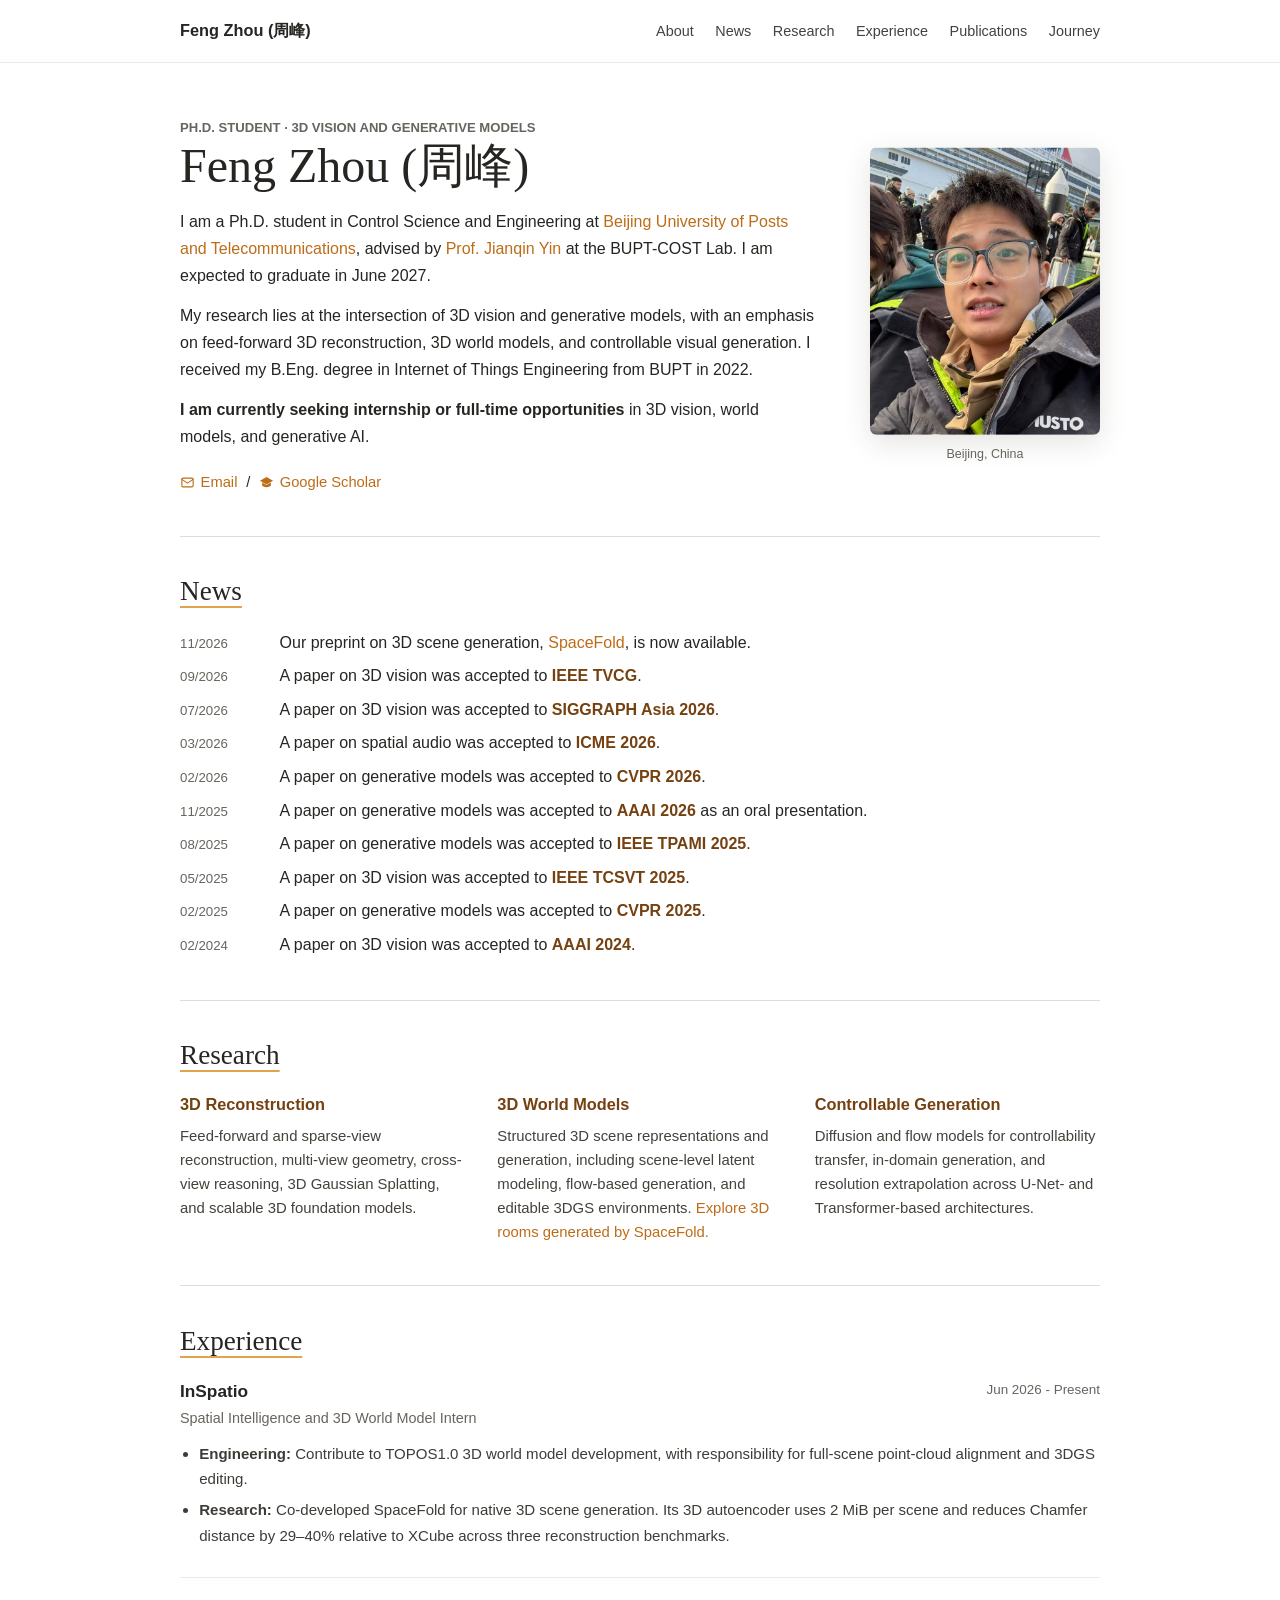
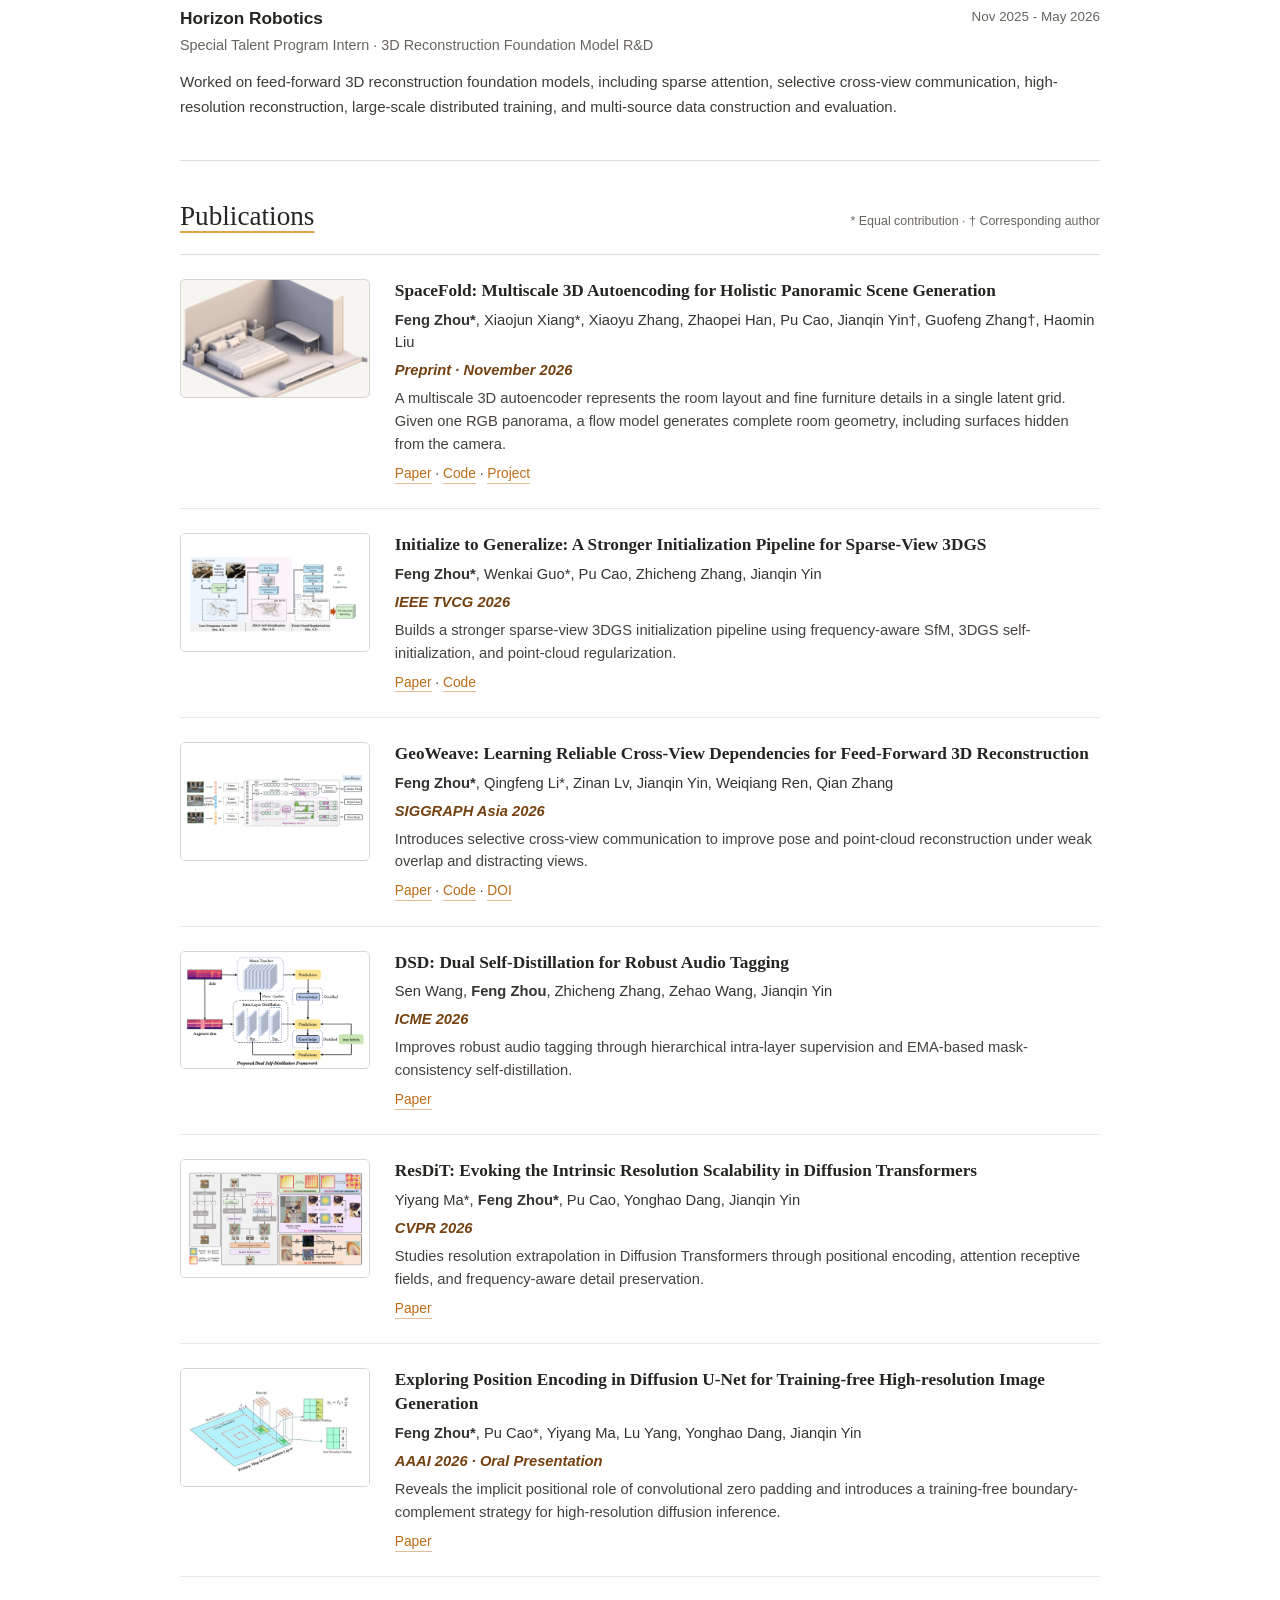
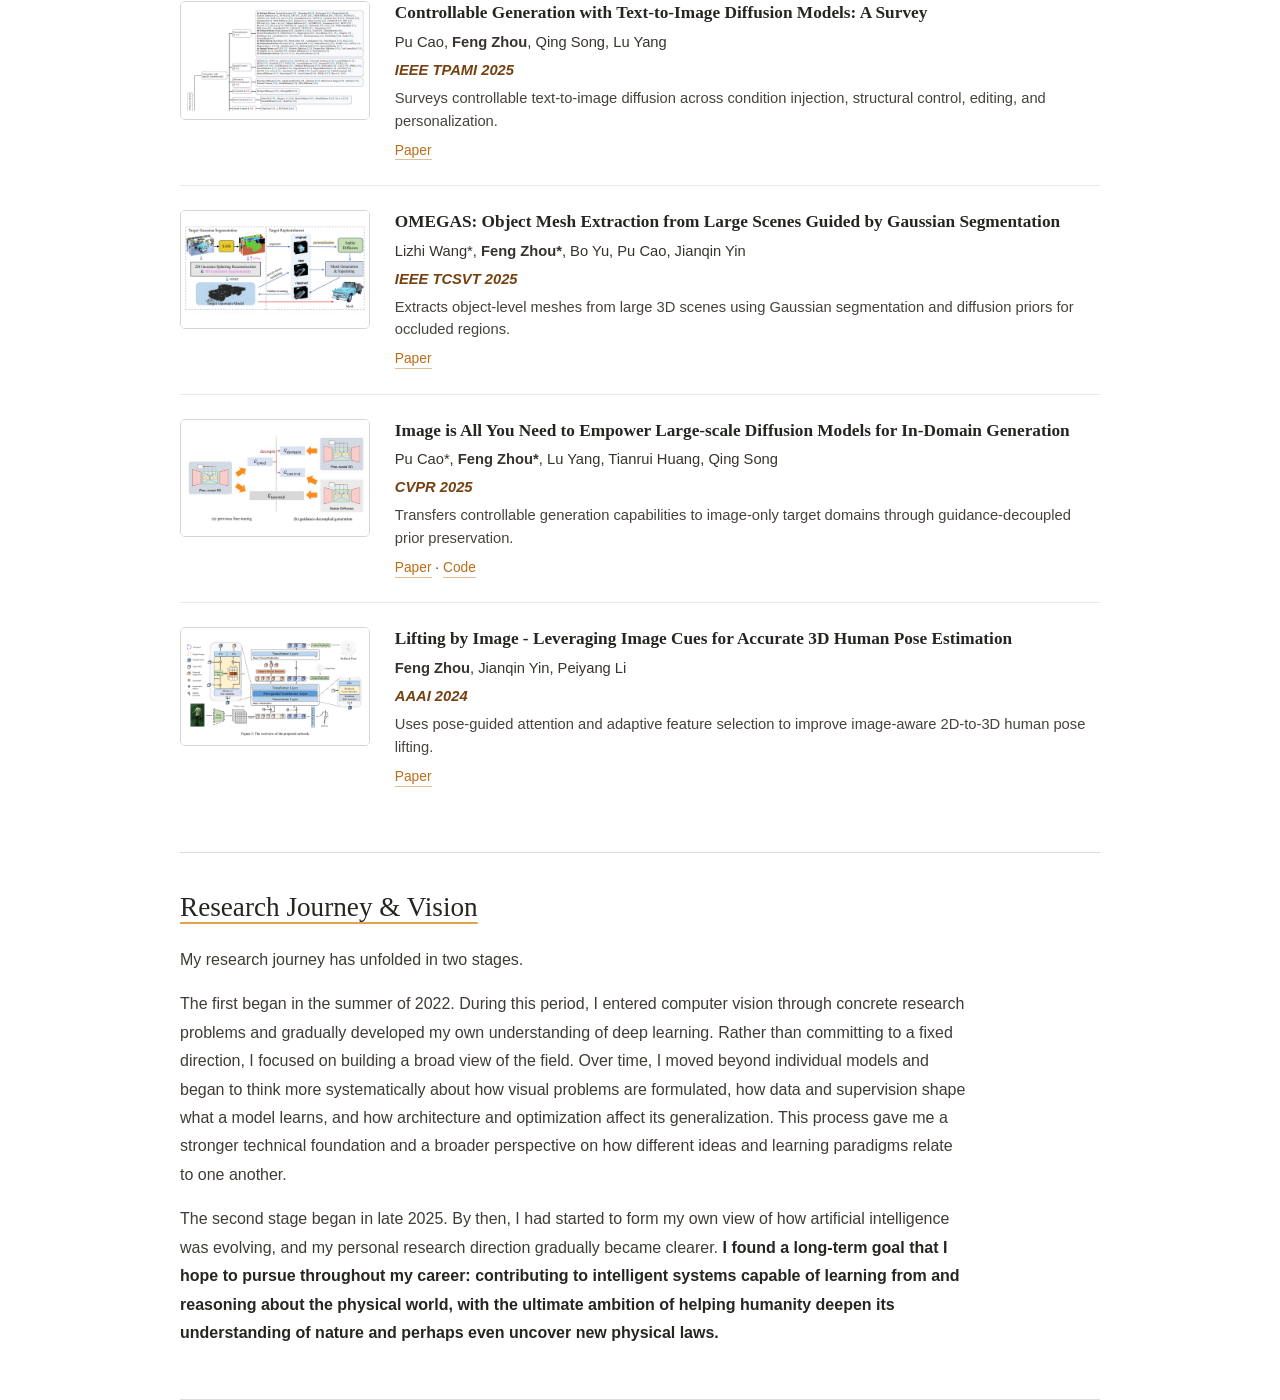
<file: index.html>
<!doctype html>
<html lang="en">
  <head>
    <meta charset="utf-8">
    <meta name="viewport" content="width=device-width, initial-scale=1">
    <meta name="author" content="Feng Zhou (周峰)">
    <meta
      name="description"
      content="Feng Zhou (周峰) is a Ph.D. student at Beijing University of Posts and Telecommunications working on 3D reconstruction, 3D world models, and controllable generation."
    >
    <title>Feng Zhou (周峰) | Academic Homepage</title>
    <link rel="icon" href="assets/profile-photo.jpg">
    <link rel="stylesheet" href="stylesheet.css">
  </head>
  <body>
    <a class="skip-link" href="#main-content">Skip to content</a>

    <header class="site-header">
      <div class="site-header-inner">
        <a class="site-name" href="#about">Feng Zhou (周峰)</a>
        <nav class="site-nav" aria-label="Primary navigation">
          <a href="#about">About</a>
          <a href="#news">News</a>
          <a href="#research">Research</a>
          <a href="#experience">Experience</a>
          <a href="#publications">Publications</a>
          <a href="#journey" aria-label="Research Journey and Vision">Journey</a>
        </nav>
      </div>
    </header>

    <main id="main-content" class="page-shell">
      <section id="about" class="profile-section page-section" aria-labelledby="profile-name">
        <div class="profile-copy">
          <p class="profile-kicker">Ph.D. Student · 3D Vision and Generative Models</p>
          <h1 id="profile-name">Feng Zhou (周峰)</h1>
          <p>
            I am a Ph.D. student in Control Science and Engineering at
            <a href="https://www.bupt.edu.cn/" target="_blank" rel="noopener noreferrer">Beijing University of Posts and Telecommunications</a>,
            advised by <a href="https://teacher.bupt.edu.cn/yinjianqin/zh_CN/index.htm" target="_blank" rel="noopener noreferrer">Prof. Jianqin Yin</a>
            at the BUPT-COST Lab. I am expected to graduate in June 2027.
          </p>
          <p>
            My research lies at the intersection of 3D vision and generative models, with an emphasis on
            feed-forward 3D reconstruction, 3D world models, and controllable visual generation. I received
            my B.Eng. degree in Internet of Things Engineering from BUPT in 2022.
          </p>
          <p class="opportunity-note">
            <strong>I am currently seeking internship or full-time opportunities</strong> in 3D vision,
            world models, and generative AI.
          </p>

          <div class="contact-links" aria-label="Contact and academic profiles">
            <a href="mailto:zhoufeng@bupt.edu.cn">
              <svg aria-hidden="true" viewBox="0 0 24 24">
                <rect x="3" y="5" width="18" height="14" rx="2"></rect>
                <path d="m3 7 9 6 9-6"></path>
              </svg>
              Email
            </a>
            <span aria-hidden="true">/</span>
            <a href="https://scholar.google.com/citations?user=1XPQWKIAAAAJ&hl=en" target="_blank" rel="noopener noreferrer">
              <svg aria-hidden="true" viewBox="0 0 24 24">
                <path d="M12 3 1.5 9 12 15 22.5 9 12 3Z"></path>
                <path d="M5 12.1v4.2c0 1.2 3.1 3.2 7 3.2s7-2 7-3.2v-4.2l-7 4-7-4Z"></path>
              </svg>
              Google Scholar
            </a>
          </div>
        </div>

        <figure class="profile-photo-wrap">
          <img class="profile-photo" src="assets/profile-photo.jpg" alt="Feng Zhou outdoors">
          <figcaption>Beijing, China</figcaption>
        </figure>
      </section>

      <section id="news" class="page-section" aria-labelledby="news-title">
        <h2 id="news-title">News</h2>
        <ol class="news-list">
          <li><time datetime="2026-11">11/2026</time><span>Our preprint on 3D scene generation, <a href="spacefold/index.html">SpaceFold</a>, is now available.</span></li>
          <li><time datetime="2026-09">09/2026</time><span>A paper on 3D vision was accepted to <strong>IEEE TVCG</strong>.</span></li>
          <li><time datetime="2026-07">07/2026</time><span>A paper on 3D vision was accepted to <strong>SIGGRAPH Asia 2026</strong>.</span></li>
          <li><time datetime="2026-03">03/2026</time><span>A paper on spatial audio was accepted to <strong>ICME 2026</strong>.</span></li>
          <li><time datetime="2026-02">02/2026</time><span>A paper on generative models was accepted to <strong>CVPR 2026</strong>.</span></li>
          <li><time datetime="2025-11">11/2025</time><span>A paper on generative models was accepted to <strong>AAAI 2026</strong> as an oral presentation.</span></li>
          <li><time datetime="2025-08">08/2025</time><span>A paper on generative models was accepted to <strong>IEEE TPAMI 2025</strong>.</span></li>
          <li><time datetime="2025-05">05/2025</time><span>A paper on 3D vision was accepted to <strong>IEEE TCSVT 2025</strong>.</span></li>
          <li><time datetime="2025-02">02/2025</time><span>A paper on generative models was accepted to <strong>CVPR 2025</strong>.</span></li>
          <li><time datetime="2024-02">02/2024</time><span>A paper on 3D vision was accepted to <strong>AAAI 2024</strong>.</span></li>
        </ol>
      </section>

      <section id="research" class="page-section" aria-labelledby="research-title">
        <h2 id="research-title">Research</h2>
        <div class="research-list">
          <article>
            <h3>3D Reconstruction</h3>
            <p>Feed-forward and sparse-view reconstruction, multi-view geometry, cross-view reasoning, 3D Gaussian Splatting, and scalable 3D foundation models.</p>
          </article>
          <article>
            <h3>3D World Models</h3>
            <p>Structured 3D scene representations and generation, including scene-level latent modeling, flow-based generation, and editable 3DGS environments. <a href="spacefold/index.html">Explore 3D rooms generated by SpaceFold.</a></p>
          </article>
          <article>
            <h3>Controllable Generation</h3>
            <p>Diffusion and flow models for controllability transfer, in-domain generation, and resolution extrapolation across U-Net- and Transformer-based architectures.</p>
          </article>
        </div>
      </section>

      <section id="experience" class="page-section" aria-labelledby="experience-title">
        <h2 id="experience-title">Experience</h2>
        <div class="experience-list">
          <article class="experience-entry">
            <div class="experience-heading">
              <div>
                <h3>InSpatio</h3>
                <p>Spatial Intelligence and 3D World Model Intern</p>
              </div>
              <time datetime="2026-06">Jun 2026 - Present</time>
            </div>
            <ul>
              <li><strong>Engineering:</strong> Contribute to TOPOS1.0 3D world model development, with responsibility for full-scene point-cloud alignment and 3DGS editing.</li>
              <li><strong>Research:</strong> Co-developed SpaceFold for native 3D scene generation. Its 3D autoencoder uses 2 MiB per scene and reduces Chamfer distance by 29–40% relative to XCube across three reconstruction benchmarks.</li>
            </ul>
          </article>

          <article class="experience-entry">
            <div class="experience-heading">
              <div>
                <h3>Horizon Robotics</h3>
                <p>Special Talent Program Intern · 3D Reconstruction Foundation Model R&amp;D</p>
              </div>
              <span class="experience-dates"><time datetime="2025-11">Nov 2025</time> - <time datetime="2026-05">May 2026</time></span>
            </div>
            <p>
              Worked on feed-forward 3D reconstruction foundation models, including sparse attention,
              selective cross-view communication, high-resolution reconstruction, large-scale distributed
              training, and multi-source data construction and evaluation.
            </p>
          </article>
        </div>
      </section>

      <section id="publications" class="page-section" aria-labelledby="publications-title">
        <div class="section-heading-row">
          <h2 id="publications-title">Publications</h2>
          <p>* Equal contribution · † Corresponding author</p>
        </div>

        <div class="publication-list">
          <article class="publication-entry" data-publication="spacefold">
            <a class="publication-visual" href="spacefold/index.html" aria-label="Explore the SpaceFold project">
              <img src="spacefold/assets/hero-room.webp" alt="Cutaway of a bedroom generated by SpaceFold from a single panorama">
            </a>
            <div class="publication-copy">
              <h3><a href="spacefold/paper/main.pdf">SpaceFold: Multiscale 3D Autoencoding for Holistic Panoramic Scene Generation</a></h3>
              <p class="authors"><strong>Feng Zhou*</strong>, Xiaojun Xiang*, Xiaoyu Zhang, Zhaopei Han, Pu Cao, Jianqin Yin†, Guofeng Zhang†, Haomin Liu</p>
              <p class="venue">Preprint · November 2026</p>
              <p>A multiscale 3D autoencoder represents the room layout and fine furniture details in a single latent grid. Given one RGB panorama, a flow model generates complete room geometry, including surfaces hidden from the camera.</p>
              <p class="publication-links"><a href="spacefold/paper/main.pdf">Paper</a> <span aria-hidden="true">·</span> <a href="https://github.com/zss171999645/SpaceFold">Code</a> <span aria-hidden="true">·</span> <a href="spacefold/index.html">Project</a></p>
            </div>
          </article>

          <article class="publication-entry" data-publication="initialize-to-generalize">
            <a class="publication-visual" href="assets/papers/tvcg-2026-initialize-to-generalize.pdf" aria-label="Open Initialize to Generalize paper">
              <img src="assets/publications/tvcg-2026-initialize-to-generalize.png" alt="Initialize to Generalize sparse-view 3DGS initialization pipeline">
            </a>
            <div class="publication-copy">
              <h3><a href="assets/papers/tvcg-2026-initialize-to-generalize.pdf">Initialize to Generalize: A Stronger Initialization Pipeline for Sparse-View 3DGS</a></h3>
              <p class="authors"><strong>Feng Zhou*</strong>, Wenkai Guo*, Pu Cao, Zhicheng Zhang, Jianqin Yin</p>
              <p class="venue">IEEE TVCG 2026</p>
              <p>Builds a stronger sparse-view 3DGS initialization pipeline using frequency-aware SfM, 3DGS self-initialization, and point-cloud regularization.</p>
              <p class="publication-links"><a href="assets/papers/tvcg-2026-initialize-to-generalize.pdf">Paper</a> <span aria-hidden="true">·</span> <a href="https://github.com/zss171999645/ItG-GS">Code</a></p>
            </div>
          </article>

          <article class="publication-entry" data-publication="geoweave">
            <a class="publication-visual" href="assets/papers/siggraph-asia-2026-geoweave.pdf" aria-label="Open GeoWeave paper">
              <img src="assets/publications/siggraph-asia-2026-geoweave.png" alt="GeoWeave cross-view dependency architecture">
            </a>
            <div class="publication-copy">
              <h3><a href="assets/papers/siggraph-asia-2026-geoweave.pdf">GeoWeave: Learning Reliable Cross-View Dependencies for Feed-Forward 3D Reconstruction</a></h3>
              <p class="authors"><strong>Feng Zhou*</strong>, Qingfeng Li*, Zinan Lv, Jianqin Yin, Weiqiang Ren, Qian Zhang</p>
              <p class="venue">SIGGRAPH Asia 2026</p>
              <p>Introduces selective cross-view communication to improve pose and point-cloud reconstruction under weak overlap and distracting views.</p>
              <p class="publication-links"><a href="assets/papers/siggraph-asia-2026-geoweave.pdf">Paper</a> <span aria-hidden="true">·</span> <a href="https://github.com/zss171999645/GeoWeave">Code</a> <span aria-hidden="true">·</span> <a href="https://doi.org/10.1145/3829340.3842209">DOI</a></p>
            </div>
          </article>

          <article class="publication-entry" data-publication="dsd">
            <a class="publication-visual" href="assets/papers/icme-2026-dsd.pdf" aria-label="Open DSD paper">
              <img src="assets/publications/icme-2026-dsd.png" alt="Dual Self-Distillation framework for robust audio tagging">
            </a>
            <div class="publication-copy">
              <h3><a href="assets/papers/icme-2026-dsd.pdf">DSD: Dual Self-Distillation for Robust Audio Tagging</a></h3>
              <p class="authors">Sen Wang, <strong>Feng Zhou</strong>, Zhicheng Zhang, Zehao Wang, Jianqin Yin</p>
              <p class="venue">ICME 2026</p>
              <p>Improves robust audio tagging through hierarchical intra-layer supervision and EMA-based mask-consistency self-distillation.</p>
              <p class="publication-links"><a href="assets/papers/icme-2026-dsd.pdf">Paper</a></p>
            </div>
          </article>

          <article class="publication-entry" data-publication="resdit">
            <a class="publication-visual" href="assets/papers/cvpr-2026-resdit.pdf" aria-label="Open ResDiT paper">
              <img src="assets/publications/cvpr-2026-resdit.png" alt="ResDiT global and local attention architecture">
            </a>
            <div class="publication-copy">
              <h3><a href="assets/papers/cvpr-2026-resdit.pdf">ResDiT: Evoking the Intrinsic Resolution Scalability in Diffusion Transformers</a></h3>
              <p class="authors">Yiyang Ma*, <strong>Feng Zhou*</strong>, Pu Cao, Yonghao Dang, Jianqin Yin</p>
              <p class="venue">CVPR 2026</p>
              <p>Studies resolution extrapolation in Diffusion Transformers through positional encoding, attention receptive fields, and frequency-aware detail preservation.</p>
              <p class="publication-links"><a href="assets/papers/cvpr-2026-resdit.pdf">Paper</a></p>
            </div>
          </article>

          <article class="publication-entry" data-publication="position-encoding">
            <a class="publication-visual" href="assets/papers/aaai-2026-position-encoding.pdf" aria-label="Open Exploring Position Encoding paper">
              <img src="assets/publications/aaai-2026-position-encoding.png" alt="Progressive Boundary Complement method diagram">
            </a>
            <div class="publication-copy">
              <h3><a href="assets/papers/aaai-2026-position-encoding.pdf">Exploring Position Encoding in Diffusion U-Net for Training-free High-resolution Image Generation</a></h3>
              <p class="authors"><strong>Feng Zhou*</strong>, Pu Cao*, Yiyang Ma, Lu Yang, Yonghao Dang, Jianqin Yin</p>
              <p class="venue">AAAI 2026 · Oral Presentation</p>
              <p>Reveals the implicit positional role of convolutional zero padding and introduces a training-free boundary-complement strategy for high-resolution diffusion inference.</p>
              <p class="publication-links"><a href="assets/papers/aaai-2026-position-encoding.pdf">Paper</a></p>
            </div>
          </article>

          <article class="publication-entry" data-publication="controllable-generation-survey">
            <a class="publication-visual" href="https://arxiv.org/pdf/2403.04279" aria-label="Open Controllable Generation survey paper">
              <img src="assets/publications/tpami-2025-controllable-generation-survey.png" alt="Taxonomy of controllable text-to-image generation">
            </a>
            <div class="publication-copy">
              <h3><a href="https://arxiv.org/pdf/2403.04279">Controllable Generation with Text-to-Image Diffusion Models: A Survey</a></h3>
              <p class="authors">Pu Cao, <strong>Feng Zhou</strong>, Qing Song, Lu Yang</p>
              <p class="venue">IEEE TPAMI 2025</p>
              <p>Surveys controllable text-to-image diffusion across condition injection, structural control, editing, and personalization.</p>
              <p class="publication-links"><a href="https://arxiv.org/pdf/2403.04279">Paper</a></p>
            </div>
          </article>

          <article class="publication-entry" data-publication="omegas">
            <a class="publication-visual" href="assets/papers/tcsvt-2025-omegas.pdf" aria-label="Open OMEGAS paper">
              <img src="assets/publications/tcsvt-2025-omegas.png" alt="Preview of the OMEGAS paper">
            </a>
            <div class="publication-copy">
              <h3><a href="assets/papers/tcsvt-2025-omegas.pdf">OMEGAS: Object Mesh Extraction from Large Scenes Guided by Gaussian Segmentation</a></h3>
              <p class="authors">Lizhi Wang*, <strong>Feng Zhou*</strong>, Bo Yu, Pu Cao, Jianqin Yin</p>
              <p class="venue">IEEE TCSVT 2025</p>
              <p>Extracts object-level meshes from large 3D scenes using Gaussian segmentation and diffusion priors for occluded regions.</p>
              <p class="publication-links"><a href="assets/papers/tcsvt-2025-omegas.pdf">Paper</a></p>
            </div>
          </article>

          <article class="publication-entry" data-publication="image-is-all-you-need">
            <a class="publication-visual" href="assets/papers/cvpr-2025-image-is-all-you-need.pdf" aria-label="Open Image is All You Need paper">
              <img src="assets/publications/cvpr-2025-image-is-all-you-need.png" alt="Conditional Guidance Decoupling method diagram">
            </a>
            <div class="publication-copy">
              <h3><a href="assets/papers/cvpr-2025-image-is-all-you-need.pdf">Image is All You Need to Empower Large-scale Diffusion Models for In-Domain Generation</a></h3>
              <p class="authors">Pu Cao*, <strong>Feng Zhou*</strong>, Lu Yang, Tianrui Huang, Qing Song</p>
              <p class="venue">CVPR 2025</p>
              <p>Transfers controllable generation capabilities to image-only target domains through guidance-decoupled prior preservation.</p>
              <p class="publication-links"><a href="assets/papers/cvpr-2025-image-is-all-you-need.pdf">Paper</a> <span aria-hidden="true">·</span> <a href="https://github.com/PRIV-Creation/In-domain-Generation-Diffusion">Code</a></p>
            </div>
          </article>

          <article class="publication-entry" data-publication="lifting-by-image">
            <a class="publication-visual" href="assets/papers/aaai-2024-lifting-by-image.pdf" aria-label="Open Lifting by Image paper">
              <img src="assets/publications/aaai-2024-lifting-by-image.png" alt="Preview of the Lifting by Image paper">
            </a>
            <div class="publication-copy">
              <h3><a href="assets/papers/aaai-2024-lifting-by-image.pdf">Lifting by Image - Leveraging Image Cues for Accurate 3D Human Pose Estimation</a></h3>
              <p class="authors"><strong>Feng Zhou</strong>, Jianqin Yin, Peiyang Li</p>
              <p class="venue">AAAI 2024</p>
              <p>Uses pose-guided attention and adaptive feature selection to improve image-aware 2D-to-3D human pose lifting.</p>
              <p class="publication-links"><a href="assets/papers/aaai-2024-lifting-by-image.pdf">Paper</a></p>
            </div>
          </article>
        </div>
      </section>

      <section id="journey" class="journey-section page-section" aria-labelledby="journey-title">
        <h2 id="journey-title">Research Journey &amp; Vision</h2>
        <div class="journey-copy">
          <p>My research journey has unfolded in two stages.</p>
          <p>
            The first began in the summer of 2022. During this period, I entered computer vision through
            concrete research problems and gradually developed my own understanding of deep learning. Rather
            than committing to a fixed direction, I focused on building a broad view of the field. Over time,
            I moved beyond individual models and began to think more systematically about how visual problems
            are formulated, how data and supervision shape what a model learns, and how architecture and
            optimization affect its generalization. This process gave me a stronger technical foundation and a
            broader perspective on how different ideas and learning paradigms relate to one another.
          </p>
          <p>
            The second stage began in late 2025. By then, I had started to form my own view of how artificial
            intelligence was evolving, and my personal research direction gradually became clearer.
            <strong>I found a long-term goal that I hope to pursue throughout my career: contributing to
            intelligent systems capable of learning from and reasoning about the physical world, with the
            ultimate ambition of helping humanity deepen its understanding of nature and perhaps even uncover
            new physical laws.</strong>
          </p>
        </div>
      </section>
    </main>

  </body>
</html>
</file>
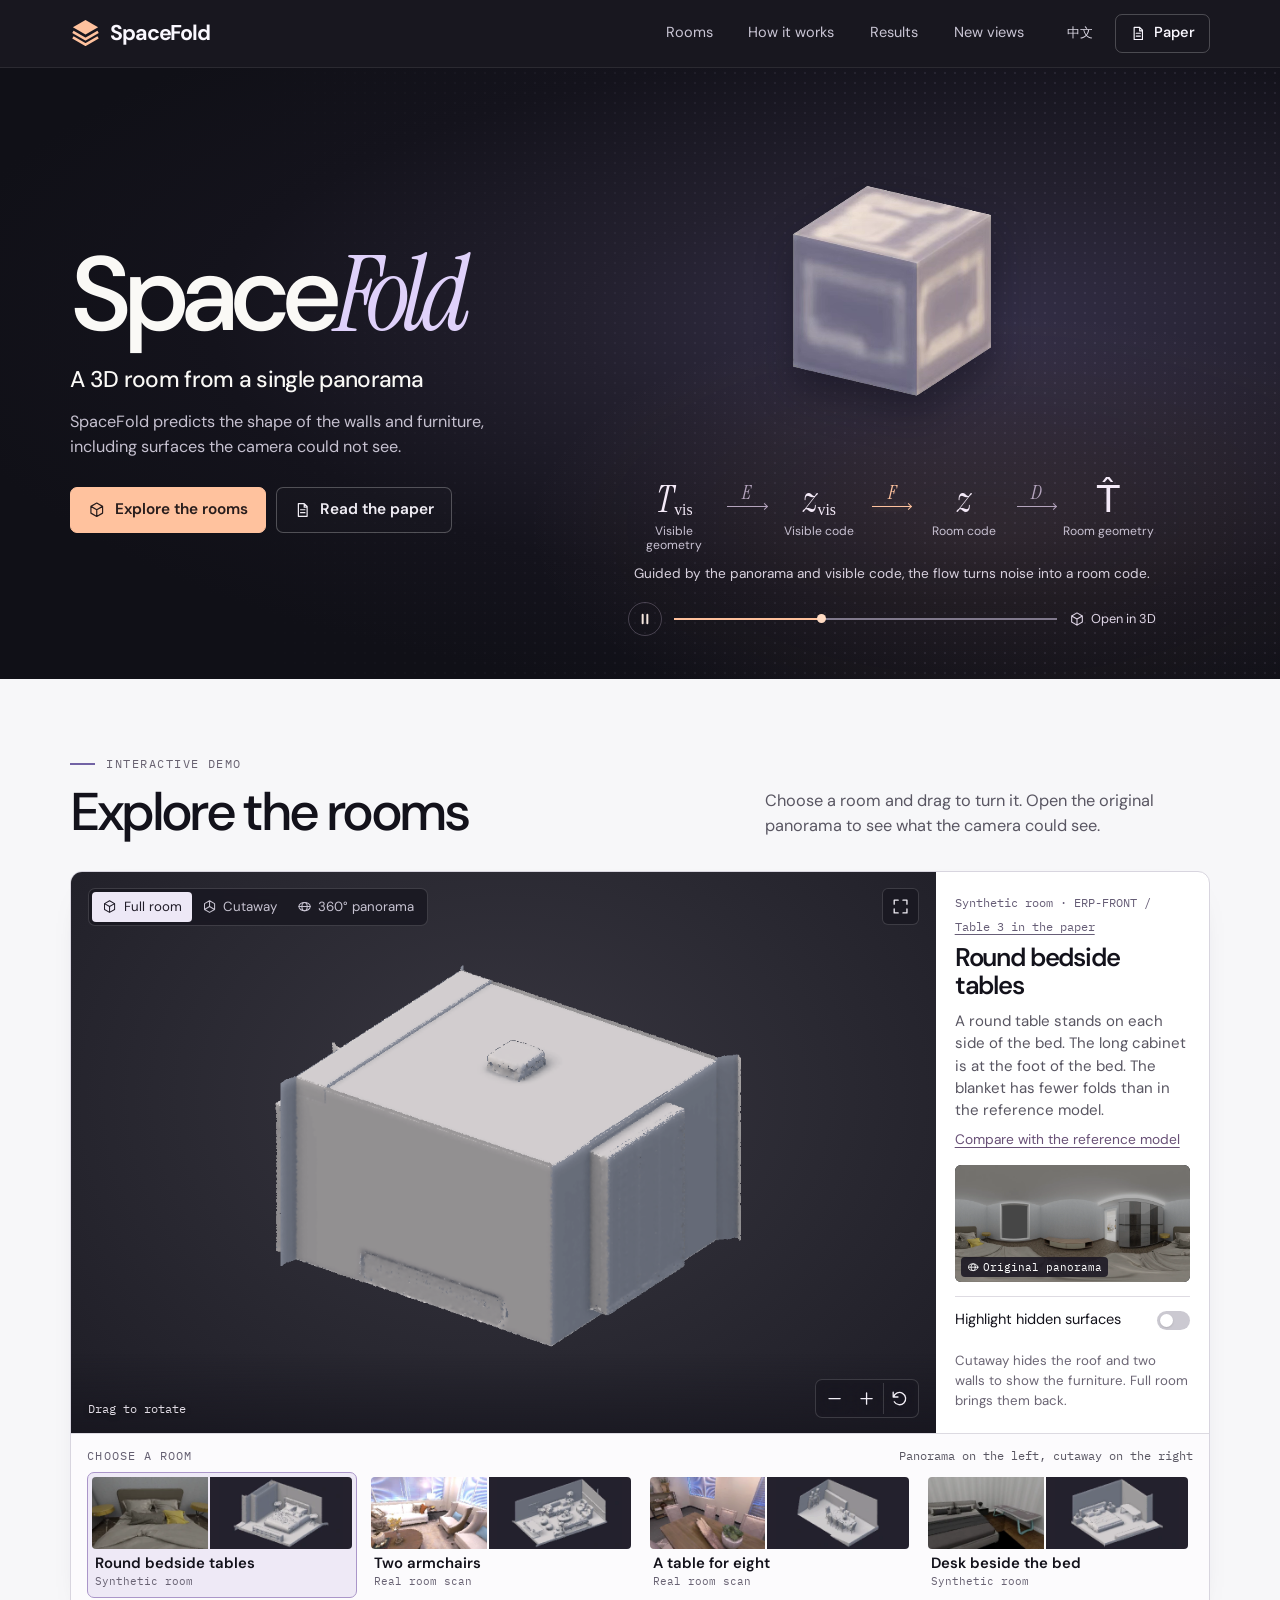
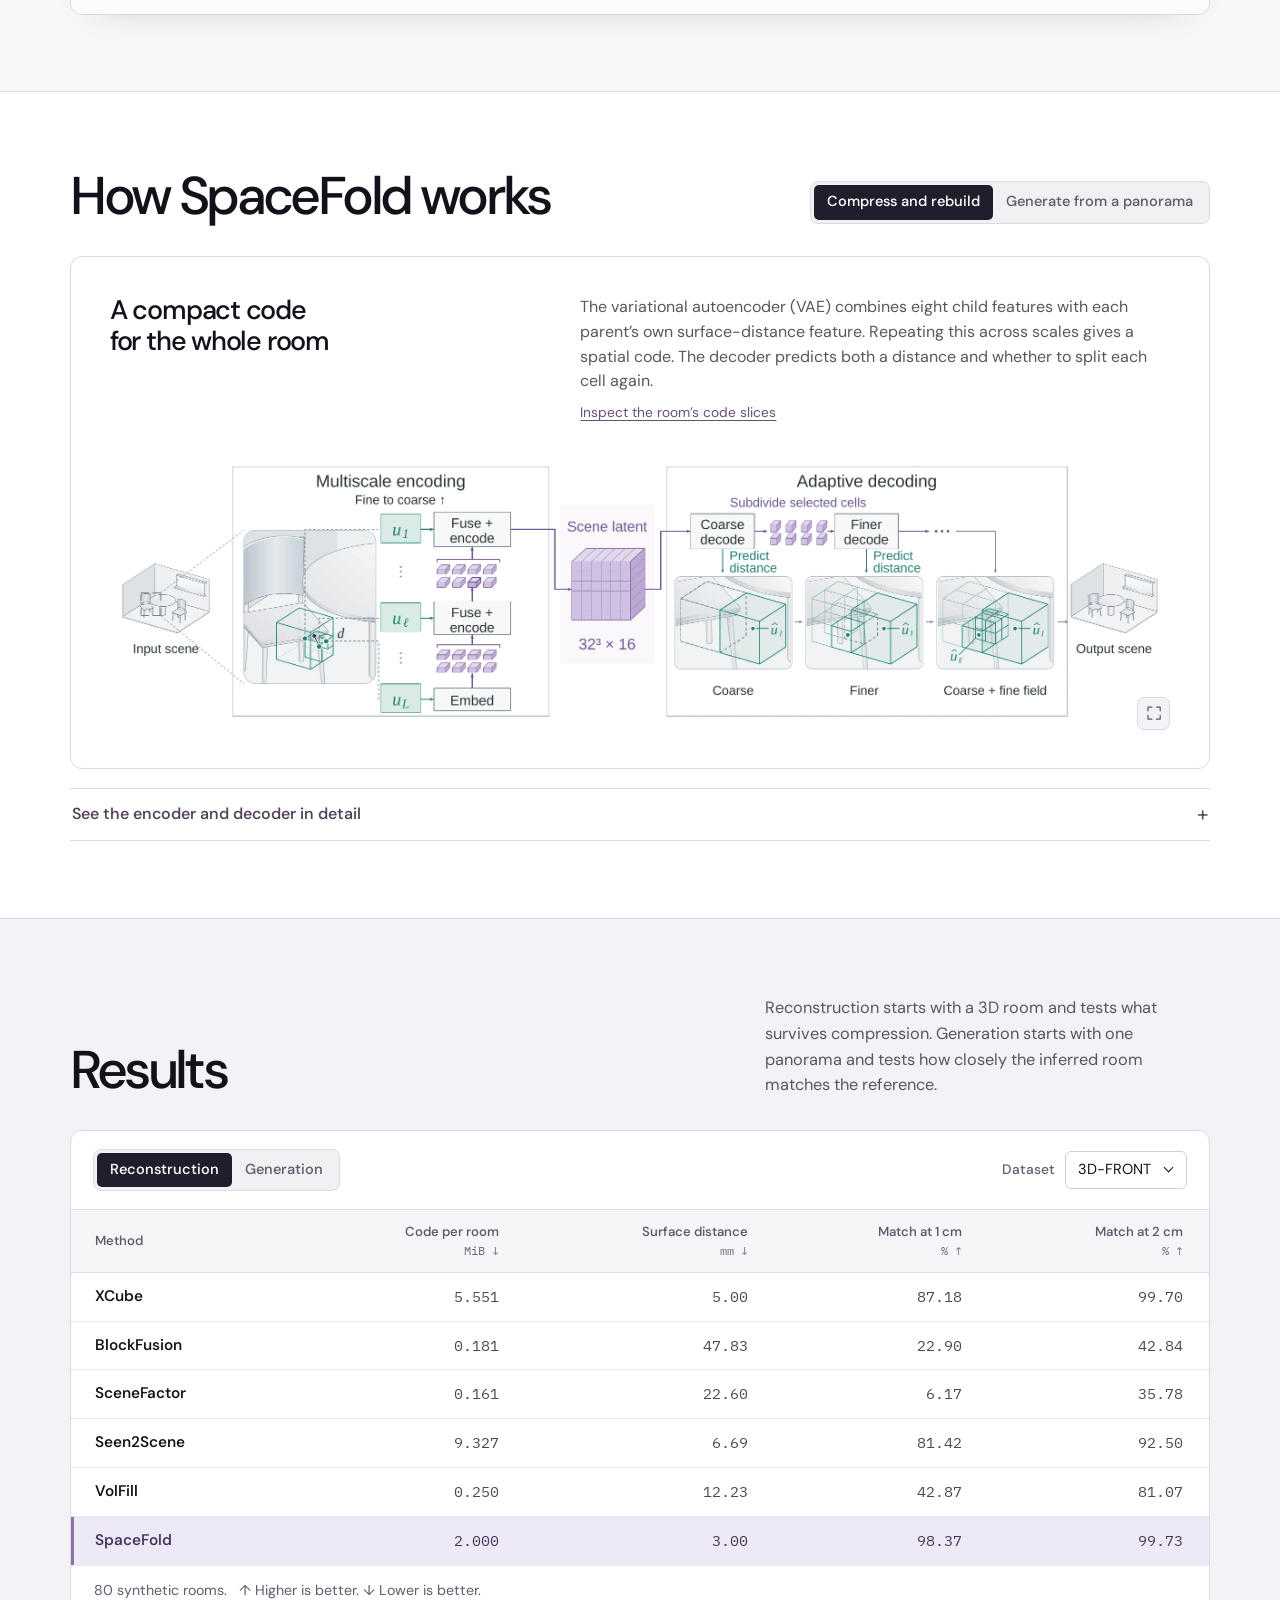
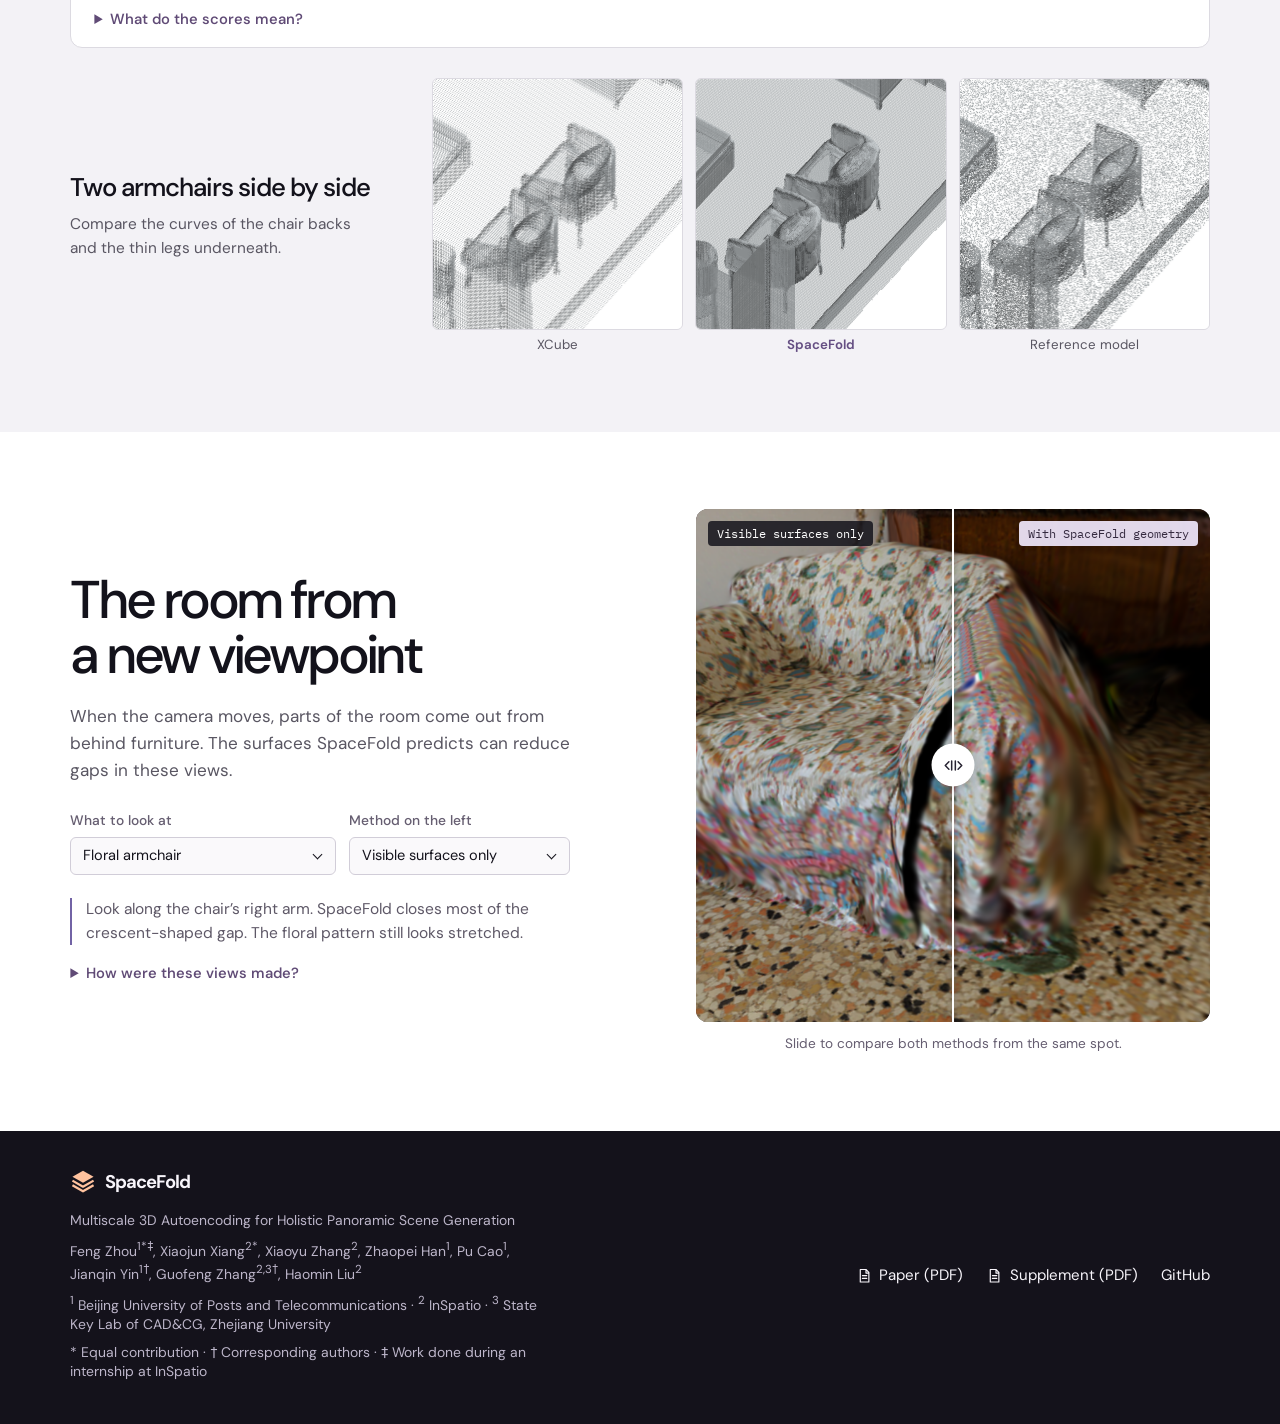
<file: spacefold/index.html>
<!doctype html>
<html lang="en">
  <head>
    <meta charset="utf-8" />
    <meta name="viewport" content="width=device-width, initial-scale=1" />
    <meta name="theme-color" content="#101017" />
    <meta
      name="citation_title"
      content="SpaceFold: Multiscale 3D Autoencoding for Holistic Panoramic Scene Generation"
    />
    <meta name="citation_author" content="Feng Zhou" />
    <meta name="citation_author" content="Xiaojun Xiang" />
    <meta name="citation_author" content="Xiaoyu Zhang" />
    <meta name="citation_author" content="Zhaopei Han" />
    <meta name="citation_author" content="Pu Cao" />
    <meta name="citation_author" content="Jianqin Yin" />
    <meta name="citation_author" content="Guofeng Zhang" />
    <meta name="citation_author" content="Haomin Liu" />
    <meta name="citation_pdf_url" content="https://zhoufeng.ai/spacefold/paper/main.pdf" />
    <meta
      name="description"
      content="Explore 3D rooms generated from a single panorama. Rotate each model, see the original image and compare the result with a reference model."
    />
    <title>SpaceFold — A 3D room from one panorama</title>
    <link rel="icon" href="assets/mark.svg" type="image/svg+xml" />
    <link rel="stylesheet" href="style.css?v=209a6070" />
    <script defer src="benchmarks.js"></script>
    <script defer src="surface-codec.js?v=b974190b"></script>
    <script defer src="viewer.js?v=f2820f98"></script>
    <script defer src="strings.js?v=3996503a"></script>
    <script defer src="hero-timeline.js?v=da2d5817"></script>
    <script defer src="hero-operation-labels.js?v=8aa4ab74"></script>
    <script defer src="assets/method/bed-edge-trace.js?v=e33e8464"></script>
    <script defer src="overview.js?v=368992cf"></script>
    <script defer src="hero.js?v=074a6457"></script>
    <script defer src="page.js?v=5f91c6d2"></script>
  </head>
  <body id="top">
    <svg class="symbol-bank" xmlns="http://www.w3.org/2000/svg" aria-hidden="true">
      <symbol id="i-mark" viewBox="0 0 32 32">
        <path d="M16 2 29 9.5 16 17 3 9.5Z" fill="currentColor" />
        <path
          d="m3 14.3 13 7.5 13-7.5M3 20l13 7.5L29 20"
          fill="none"
          stroke="currentColor"
          stroke-width="2.8"
          stroke-linejoin="round"
        />
      </symbol>
      <symbol id="i-file" viewBox="0 0 24 24">
        <path d="M6 3.5h8l4 4V21H6zM14 3.5v5h4M9 12h6m-6 4h6" />
      </symbol>
      <symbol id="i-cube" viewBox="0 0 24 24">
        <path d="m12 2.8 8 4.6v9.2l-8 4.6-8-4.6V7.4ZM4 7.4l8 4.6 8-4.6M12 12v9.2" />
      </symbol>
      <symbol id="i-cutaway" viewBox="0 0 24 24">
        <path d="m4 7.4 8-4.6 8 4.6v9.2l-8 4.6-8-4.6V7.4Zm8-4.6V12m-8 4.6 8-4.6 8 4.6" />
      </symbol>
      <symbol id="i-pano" viewBox="0 0 24 24">
        <ellipse cx="12" cy="12" rx="9" ry="6.6" />
        <ellipse cx="12" cy="12" rx="4.2" ry="6.6" />
        <path d="M3 12h18" />
      </symbol>
      <symbol id="i-expand" viewBox="0 0 24 24">
        <path d="M4 9V4h5m6 0h5v5M4 15v5h5m6 0h5v-5" />
      </symbol>
      <symbol id="i-minus" viewBox="0 0 24 24"><path d="M5 12h14" /></symbol>
      <symbol id="i-plus" viewBox="0 0 24 24"><path d="M5 12h14m-7-7v14" /></symbol>
      <symbol id="i-reset" viewBox="0 0 24 24">
        <path d="M4.5 10a7.7 7.7 0 1 1 .8 6M4 4v6h6" />
      </symbol>
      <symbol id="i-play" viewBox="0 0 24 24">
        <path d="m8 5.5 10 6.5-10 6.5Z" fill="currentColor" stroke="none" />
      </symbol>
      <symbol id="i-pause" viewBox="0 0 24 24">
        <path d="M8.5 5.5v13m7-13v13" stroke-width="3" />
      </symbol>
      <symbol id="i-close" viewBox="0 0 24 24"><path d="m6 6 12 12M18 6 6 18" /></symbol>
      <symbol id="i-grip" viewBox="0 0 24 24">
        <path d="m7 8-4 4 4 4m10-8 4 4-4 4M10 7v10m4-10v10" />
      </symbol>
      <symbol id="i-menu" viewBox="0 0 24 24"><path d="M3 6h18M3 12h18M3 18h18" /></symbol>
    </svg>
    <a class="skip" href="#explorer" data-t="skip">Skip to the room viewer</a>
    <header class="mast">
      <div class="wrap mast-row">
        <a class="brand" href="#top" aria-label="SpaceFold"
          ><svg aria-hidden="true"><use href="#i-mark" /></svg>SpaceFold</a
        >
        <nav id="section-links" aria-label="Page navigation" data-a="sections">
          <a href="#explorer" data-t="navScenes">Rooms</a>
          <a href="#method" data-t="navMethod">How it works</a>
          <a href="#results" data-t="navResults">Results</a>
          <a href="#views" data-t="navViews">New views</a>
        </nav>
        <div class="mast-actions">
          <button id="language" type="button" lang="zh-CN" aria-label="切换到中文">中文</button>
          <a class="mast-paper" href="paper/main.pdf" target="_blank" rel="noopener"
            ><svg class="icon"><use href="#i-file" /></svg><span data-t="paper">Paper</span></a
          >
          <button
            id="menu"
            type="button"
            aria-controls="section-links"
            aria-expanded="false"
            data-tip="sections"
            aria-label="Page navigation"
            title="Page navigation"
          >
            <svg class="icon"><use href="#i-menu" /></svg>
          </button>
        </div>
      </div>
    </header>

    <main>
      <section class="hero" aria-labelledby="project-title">
        <div class="hero-field" aria-hidden="true"></div>
        <div class="wrap">
          <div class="hero-grid">
            <div class="hero-copy">
              <h1 id="project-title">Space<span>Fold</span></h1>
              <p class="formal" data-t="subtitle">A 3D room from a single panorama</p>
              <p class="hero-summary" data-t="heroSummary">
                SpaceFold predicts the shape of the walls and furniture, including surfaces the
                camera could not see.
              </p>
              <div class="hero-actions">
                <a class="button primary" href="#explorer"
                  ><svg class="icon"><use href="#i-cube" /></svg
                  ><span data-t="exploreAction">Explore the rooms</span></a
                >
                <a class="button ghost" href="paper/main.pdf" target="_blank" rel="noopener"
                  ><svg class="icon"><use href="#i-file" /></svg
                  ><span data-t="readPaper">Read the paper</span></a
                >
              </div>
            </div>
            <figure class="hero-plate overview" id="overview" data-version="c497014e33">
              <div
                class="plate-space"
                id="overview-stage"
                role="img"
                data-a="overviewStage"
                aria-label="The panorama reveals its depth. Eight cells merge into a code. The decoder subdivides cells to build the room."
              >
                <img
                  id="overview-poster"
                  class="hero-room"
                  src="assets/hero-room.webp?v=d36436e3"
                  alt=""
                  width="1680"
                  height="1206"
                  fetchpriority="high"
                />
                <video
                  id="overview-video"
                  class="hero-room hero-orbit"
                  muted
                  playsinline
                  preload="none"
                  aria-hidden="true"
                ></video>
              </div>
              <figcaption class="overview-caption">
                <div
                  class="equation"
                  role="group"
                  data-a="overviewEquation"
                  aria-label="Geometry, encoder, visible code, conditional flow, room code, decoder, reconstructed geometry"
                >
                  <span class="quantity">
                    <var>T<sub>vis</sub></var>
                    <small data-t="overviewVisible">Visible geometry</small>
                  </span>
                  <button
                    class="operator"
                    type="button"
                    data-phase="encode"
                    data-tip="overviewE"
                    aria-label="E · Encode"
                    aria-controls="overview-stage"
                  >
                    <var>E</var>
                    <span class="arrow" aria-hidden="true"></span>
                  </button>
                  <span class="quantity">
                    <var>z<sub>vis</sub></var>
                    <small data-t="overviewVisibleCode">Visible code</small>
                  </span>
                  <button
                    class="operator"
                    type="button"
                    data-phase="flow"
                    data-tip="overviewF"
                    aria-label="F · Generate the room code"
                    aria-controls="overview-stage"
                  >
                    <var>F</var>
                    <span class="arrow" aria-hidden="true"></span>
                  </button>
                  <span class="quantity">
                    <var>z</var>
                    <small data-t="overviewRoomCode">Room code</small>
                  </span>
                  <button
                    class="operator"
                    type="button"
                    data-phase="decode"
                    data-tip="overviewD"
                    aria-label="D · Decode"
                    aria-controls="overview-stage"
                  >
                    <var>D</var>
                    <span class="arrow" aria-hidden="true"></span>
                  </button>
                  <span class="quantity">
                    <var>T&#770;</var>
                    <small data-t="overviewSurface">Room geometry</small>
                  </span>
                </div>
                <p id="overview-note" data-t="overviewRoomNote">
                  E and D are the VAE encoder and decoder. F generates the room code.
                </p>
                <div class="overview-transport">
                  <button
                    type="button"
                    id="overview-play"
                    data-tip="heroPlay"
                    aria-label="Play the opening"
                    aria-controls="overview-video"
                    hidden
                  >
                    <svg class="icon" aria-hidden="true"><use href="#i-play"></use></svg>
                  </button>
                  <input
                    type="range"
                    id="overview-scrub"
                    class="film-scrub"
                    min="0"
                    max="240"
                    step="1"
                    value="240"
                    data-tip="heroScrub"
                    aria-controls="overview-video"
                    hidden
                  />
                  <a id="hero-scene" href="?scene=desk-frame-bedroom#explorer">
                    <svg class="icon" aria-hidden="true"><use href="#i-cube"></use></svg>
                    <span data-t="heroCaption">Open in 3D</span>
                  </a>
                </div>
              </figcaption>
            </figure>
          </div>
        </div>
      </section>

      <section id="explorer" class="section explorer" aria-labelledby="explorer-title">
        <div class="wrap">
          <div class="section-head">
            <div>
              <p class="eyebrow">
                <span class="section-line"></span><span data-t="interactive">Interactive demo</span>
              </p>
              <h2 id="explorer-title" data-t="explorerTitle">Explore the rooms</h2>
            </div>
            <p class="section-intro" data-t="explorerIntro">
              Choose a room and drag to turn it. Open the original panorama to see what the camera
              could see.
            </p>
          </div>
          <div class="explorer-shell" id="explorer-shell">
            <div class="scene-screen" id="screen">
              <div
                id="stage"
                tabindex="0"
                role="group"
                aria-label="Drag or use the arrow keys to turn the view. Use + and − to zoom and 0 to reset."
                data-a="viewerAria"
              >
                <canvas aria-hidden="true"></canvas>
              </div>
              <div class="screen-top">
                <div
                  class="mode-switch"
                  role="group"
                  aria-label="Choose a view"
                  data-a="modeAria"
                  aria-controls="stage"
                >
                  <button type="button" id="geometry-mode" data-view="geometry" aria-pressed="true">
                    <svg class="icon" aria-hidden="true"><use href="#i-cube" /></svg
                    ><span data-t="fullGeometry">Full room</span>
                  </button>
                  <button type="button" id="cutaway-mode" data-view="cutaway" aria-pressed="false">
                    <svg class="icon" aria-hidden="true"><use href="#i-cutaway" /></svg
                    ><span data-t="cutawayMode">Cutaway</span>
                  </button>
                  <button type="button" id="pano-mode" data-view="panorama" aria-pressed="false">
                    <svg class="icon" aria-hidden="true"><use href="#i-pano" /></svg
                    ><span data-t="panoMode">360° panorama</span>
                  </button>
                </div>
                <button
                  id="expand"
                  class="screen-btn"
                  type="button"
                  aria-pressed="false"
                  aria-label="Enter fullscreen"
                  title="Enter fullscreen"
                  data-tip="expand"
                >
                  <svg class="icon"><use href="#i-expand" /></svg>
                </button>
              </div>
              <p id="scene-status" class="screen-status" role="status" aria-live="polite"></p>
              <div class="screen-bottom">
                <span id="gesture" class="gesture" data-t="orbitHint">Drag to rotate</span>
                <div class="zoom-controls">
                  <button
                    class="screen-btn"
                    id="zoom-out"
                    type="button"
                    aria-label="Zoom out"
                    data-tip="zoomOut"
                    title="Zoom out"
                  >
                    <svg class="icon"><use href="#i-minus" /></svg>
                  </button>
                  <button
                    class="screen-btn"
                    id="zoom-in"
                    type="button"
                    aria-label="Zoom in"
                    data-tip="zoomIn"
                    title="Zoom in"
                  >
                    <svg class="icon"><use href="#i-plus" /></svg>
                  </button>
                  <button
                    class="screen-btn"
                    id="reset"
                    type="button"
                    aria-label="Reset view"
                    data-tip="reset"
                    title="Reset view"
                  >
                    <svg class="icon"><use href="#i-reset" /></svg>
                  </button>
                </div>
              </div>
            </div>
            <aside class="scene-rail">
              <p class="scene-source">
                <span id="scene-dataset">Synthetic room · ERP-FRONT</span
                ><span aria-hidden="true">/</span
                ><a id="scene-reference" href="paper/main.pdf#page=7" target="_blank" rel="noopener"
                  >Table 3 in the paper</a
                >
              </p>
              <h3 id="scene-title" class="scene-title">Round bedside tables</h3>
              <p id="scene-observation" class="scene-observation">
                A round table stands on each side of the bed. The long cabinet is at the foot of the
                bed. The blanket has fewer folds than in the reference model.
              </p>
              <a
                class="proof-link"
                id="compare-geometry"
                href="assets/scenes/round-table-bedroom-comparison.webp"
                data-t="compareGeometry"
                >Compare with the reference model</a
              >
              <button
                id="input-preview"
                type="button"
                data-a="previewPano"
                aria-label="Look around the original panorama"
              >
                <img
                  id="scene-strip"
                  src="assets/scenes/round-table-bedroom.webp"
                  alt=""
                  width="320"
                  height="160"
                  loading="lazy"
                />
                <span
                  ><svg class="icon" aria-hidden="true"><use href="#i-pano"></use></svg
                  ><span data-t="rgbInput">Original panorama</span></span
                >
              </button>
              <fieldset id="geo-options" aria-label="Surface display" data-a="display">
                <label
                  class="switch-row"
                  data-title="depthSource"
                  title="Visibility is estimated from the panorama using DA-2 depth."
                  ><span data-t="occlusion">Highlight hidden surfaces</span
                  ><input type="checkbox" id="occlusion" /><span
                    class="toggle"
                    aria-hidden="true"
                  ></span
                ></label>
              </fieldset>
              <p id="scene-note" class="rail-note">
                Cutaway hides the roof and two walls to show the furniture. Full room brings them
                back.
              </p>
              <a
                id="flat-panorama"
                href="assets/scenes/round-table-bedroom.webp"
                target="_blank"
                rel="noopener"
                data-t="flatPano"
                hidden
                >View the unfolded panorama</a
              >
            </aside>
            <div class="scene-picker">
              <div class="picker-heading">
                <h3 class="rail-heading" id="picker-title" data-t="selectScene">Choose a room</h3>
                <small data-t="pairKey">Panorama on the left, cutaway on the right</small>
              </div>
              <div
                class="scene-options"
                id="scene-options"
                role="group"
                aria-labelledby="picker-title"
              ></div>
            </div>
          </div>
          <noscript
            ><p lang="en">
              Turn on JavaScript to rotate the rooms, or
              <a href="paper/main.pdf">read the paper</a>.
            </p>
            <p lang="zh-CN">
              启用 JavaScript 即可转动房间模型，也可以直接<a href="paper/main.pdf">阅读论文</a>。
            </p></noscript
          >
        </div>
      </section>

      <section id="method" class="section method" aria-labelledby="method-title">
        <div class="wrap">
          <div class="section-head">
            <div>
              <h2 id="method-title" data-t="methodTitle">How SpaceFold works</h2>
            </div>
            <div
              class="paper-switch"
              role="group"
              aria-label="Choose which part of the method to see"
              data-a="diagramGroup"
            >
              <button type="button" data-method="codec" aria-pressed="true" data-t="codec">
                Compress and rebuild</button
              ><button type="button" data-method="flow" aria-pressed="false" data-t="flow">
                Generate from a panorama
              </button>
            </div>
          </div>
          <div class="method-exhibit" data-method-panel="codec">
            <div class="method-annotation">
              <h3 id="method-heading">A compact code for the whole room</h3>
              <div><p id="method-body">
                The variational autoencoder (VAE) combines eight child features with each parent’s own
                surface-distance feature. Repeating this across scales gives a spatial code. The decoder
                predicts both a distance and whether to split each cell again.
              </p>
              <button class="proof-link code-inspect" type="button" id="method-codes" data-t="codeInspect">Inspect the room’s code slices</button></div>
            </div>
            <button
              id="diagram-open"
              class="diagram-open"
              type="button"
              aria-label="Enlarge diagram"
              data-a="openDiagram"
            >
              <img
                id="method-image"
                src="assets/method/codec.webp"
                width="2300"
                height="575"
                alt="The encoder combines five grids into one room code. The decoder uses that code to rebuild the surfaces, refining selected grid cells."
                loading="lazy"
              />
              <span class="diagram-zoom"
                ><svg class="icon"><use href="#i-expand" /></svg
              ></span>
            </button>
          </div>
          <details id="method-calculation" class="method-calculation">
            <summary><span data-t="overviewDetail">See the encoder and decoder in detail</span></summary>
            <div class="study">
              <figure class="hero-plate" id="hero-intro">
                <div class="plate-space" id="hero-stage" role="img" data-a="heroStage" aria-label="The bedroom panorama opens in 3D. Follow eight child features into one parent at the bed edge, then see which generated cells split again.">
                  <div class="floor-grid" aria-hidden="true"></div>
                  <div class="registration reg-a" aria-hidden="true"></div>
                  <div class="registration reg-b" aria-hidden="true"></div>
                  <img
                    src="assets/hero-room.webp?v=d36436e3"
                    width="1680"
                    height="1206"
                    class="hero-room hero-poster"
                    alt="Cutaway of a generated bedroom with a bed on the left and a desk on the right. The open space beneath the desk is visible."
                    data-alt="heroAlt"
                    loading="lazy"
                  />
                  <video class="hero-room hero-orbit" id="hero-orbit" muted playsinline preload="none" aria-hidden="true"></video>
                  <canvas id="hero-photo" class="hero-room hero-photo" width="1120" height="804"
                    data-image="assets/hero-panorama.webp" aria-hidden="true"></canvas>
                  <canvas id="hero-operation-labels" class="hero-room hero-operation-labels" width="1120" height="804" aria-hidden="true"></canvas>
                </div>
                <figcaption class="plate-caption">
                  <div id="hero-readout" class="hero-readout" hidden>
                    <p id="hero-step-copy"></p>
                    <button type="button" id="hero-step-scale" data-tip="codeInspect" hidden>32³ × 16</button>
                    <select id="hero-level" data-a="decodeScale" aria-label="Inspect a decoder level" hidden>
                      <option value="64">64³</option><option value="128">128³</option>
                      <option value="256">256³</option><option value="512">512³</option>
                      <option value="1024">1024³</option>
                    </select>
                  </div>
                  <div class="operation-navigation" id="op-navigation" role="group" data-a="opControls" aria-label="Walk through an operation" hidden>
                    <button id="op-prev" type="button" data-tip="opPrevious" title="Previous step" aria-label="Previous step">‹</button>
                    <select id="op-step" data-a="opJump" aria-label="Choose an operation step"></select>
                    <button id="op-next" type="button" data-tip="opNext" title="Next step" aria-label="Next step">›</button>
                    <button id="op-inspect" class="op-inspect" type="button" data-t="opInspect">Inspect the values</button>
                  </div>
                  <div class="film-controls" id="hero-controls" hidden>
                    <button id="hero-playback" type="button" aria-controls="hero-stage" data-tip="heroPlay" aria-label="Play the opening" title="Play the opening">
                      <svg class="icon" aria-hidden="true"><use href="#i-play"></use></svg>
                    </button>
                    <div class="film-chapters" role="group" data-a="heroChapters" aria-label="Opening scenes">
                      <button type="button" data-chapter="input" aria-pressed="false"><span data-t="heroInput">Photo</span></button>
                      <button type="button" data-chapter="encode" aria-pressed="false"><span data-t="heroEncode">Encode</span></button>
                      <button type="button" data-chapter="flow" aria-pressed="false"><span data-t="heroFlow">Infer</span></button>
                      <button type="button" data-chapter="decode" aria-pressed="false"><span data-t="heroDecode">Decode</span></button>
                      <button type="button" data-chapter="room" aria-pressed="true"><span data-t="heroRoom">Room</span></button>
                      <input id="hero-scrub" class="film-scrub" type="range" min="0" max="1000" step="1" value="1000"
                        aria-controls="hero-stage" data-tip="heroScrub" aria-label="Scrub from photograph to 3D room" title="Scrub from photograph to 3D room" />
                    </div>
                  </div>
                </figcaption>
              </figure>
              <div class="operation-entries">
                <button type="button" data-play-operation="encode" aria-controls="hero-stage">
                  <img loading="lazy" src="assets/method/encoder-operation.webp?v=b9f569b1" width="132" height="76" alt="">
                  <span><strong data-t="playEncode">Play the encoder</strong><small data-t="encodeEntry">Eight child features form one parent feature.</small></span>
                  <svg class="icon" aria-hidden="true"><use href="#i-play"></use></svg>
                </button>
                <button type="button" data-play-operation="decode" aria-controls="hero-stage">
                  <img loading="lazy" src="assets/method/decoder-operation.webp?v=de7dcac3" width="132" height="76" alt="">
                  <span><strong data-t="playDecode">Play the decoder</strong><small data-t="decodeEntry">See which cells split and which stop.</small></span>
                  <svg class="icon" aria-hidden="true"><use href="#i-play"></use></svg>
                </button>
                <div class="operation-stat"><strong>32³ × 16</strong><span data-t="opCodeSize">2 MiB per room code</span></div>
              </div>
            </div>
          </details>
        </div>
      </section>

      <section id="results" class="section results" aria-labelledby="results-title">
        <div class="wrap">
          <div class="section-head">
            <div>
              <h2 id="results-title" data-t="resultsTitle">Results</h2>
            </div>
            <p class="section-intro" data-t="resultsIntro">
              Reconstruction starts with a 3D room and tests what survives compression. Generation
              starts with one panorama and tests how closely the inferred room matches the
              reference.
            </p>
          </div>
          <div class="table-panel">
            <div class="table-tools">
              <div
                class="paper-switch"
                role="group"
                aria-label="Choose an experiment"
                data-a="evalGroup"
              >
                <button
                  type="button"
                  data-benchmark="reconstruction"
                  aria-pressed="true"
                  data-t="reconstruction"
                >
                  Reconstruction</button
                ><button
                  type="button"
                  data-benchmark="generation"
                  aria-pressed="false"
                  data-t="generation"
                >
                  Generation
                </button>
              </div>
              <label class="select-label"
                ><span data-t="dataset">Dataset</span
                ><span class="select-wrap"
                  ><select id="dataset" aria-label="Dataset" data-a="dataset">
                    <option>3D-FRONT</option>
                  </select></span
                ></label
              >
            </div>
            <p id="score-scroll-hint" class="score-scroll-hint" hidden data-t="scrollScores">
              Scroll across to see more scores.
            </p>
            <div
              id="score-scroll"
              class="table-scroll"
              role="region"
              aria-label="Results table"
              data-a="measurements"
              tabindex="0"
            >
              <table id="scores">
                <caption class="visually-hidden" id="score-caption">
                  Results table
                </caption>
                <thead></thead>
                <tbody></tbody>
              </table>
            </div>
            <p id="protocol" class="protocol">
              <span id="dataset-count">80 synthetic rooms.</span
              ><span class="score-directions" data-t="arrows"
                >↑ Higher is better. ↓ Lower is better.</span
              >
            </p>
            <details id="metric-guide" class="reading-details metric-guide">
              <summary data-t="metricHelp">What do the scores mean?</summary>
              <dl id="metric-definitions"></dl>
              <div id="metric-setup"></div>
            </details>
          </div>
          <div id="recon-details" class="recon-details">
            <div class="detail-copy">
              <h3 id="detail-heading">Two armchairs side by side</h3>
              <p id="detail-note">
                Compare the curves of the chair backs and the thin legs underneath.
              </p>
            </div>
            <div class="detail-pictures">
              <figure>
                <button type="button" data-detail="xcube">
                  <img width="500" height="500" loading="lazy" alt="" />
                </button>
                <figcaption>XCube</figcaption>
              </figure>
              <figure>
                <button type="button" data-detail="spacefold">
                  <img width="500" height="500" loading="lazy" alt="" />
                </button>
                <figcaption>SpaceFold</figcaption>
              </figure>
              <figure>
                <button type="button" data-detail="gt">
                  <img width="500" height="500" loading="lazy" alt="" />
                </button>
                <figcaption data-t="reference">Reference model</figcaption>
              </figure>
            </div>
          </div>
        </div>
      </section>

      <section id="views" class="section views" aria-labelledby="views-title">
        <div class="wrap view-grid">
          <div class="view-copy">
            <h2 id="views-title" data-t="viewsTitle">The room from a new viewpoint</h2>
            <p class="view-lead" data-t="viewsIntro">
              When the camera moves, parts of the room come out from behind furniture. The surfaces
              SpaceFold predicts can reduce gaps in these views.
            </p>
            <div class="view-selects">
              <label
                ><span data-t="cameraView">What to look at</span
                ><span class="select-wrap"
                  ><select id="view-select">
                    <option value="reading-floral">Floral armchair</option>
                  </select></span
                ></label
              >
              <label
                ><span data-t="compareAgainst">Method on the left</span
                ><span class="select-wrap"
                  ><select id="baseline-select">
                    <option value="da2" data-t="visibleOnly">Visible surfaces only</option>
                    <option value="infini">InfiniSplat v3</option>
                  </select></span
                ></label
              >
            </div>
            <p id="view-note" class="view-note">
              Look along the chair’s right arm. SpaceFold closes most of the crescent-shaped gap.
              The floral pattern still looks stretched.
            </p>
            <details id="render-guide" class="reading-details render-guide">
              <summary data-t="renderHelp">How were these views made?</summary>
              <p id="render-explanation">
                Both sides start with the same 3D Gaussians fitted to the visible parts of the
                panorama. The left image uses that set alone (DA2 + GS). The right image adds
                Gaussians on the hidden surfaces predicted by SpaceFold.
              </p>
              <p id="view-source">The panorama was photographed in a reading room.</p>
            </details>
          </div>
          <figure class="view-figure">
            <div class="wipe-stage" id="wipe-stage">
              <img
                class="wipe-image"
                id="ours-view"
                src="assets/views/reading-floral-spacefold.webp"
                width="720"
                height="720"
                loading="lazy"
                alt="Floral armchair · With SpaceFold geometry"
              />
              <img
                class="wipe-image baseline"
                id="base-view"
                src="assets/views/reading-floral-da2.webp"
                width="720"
                height="720"
                loading="lazy"
                alt="Floral armchair · Visible surfaces only"
              />
              <div class="wipe-tags">
                <span id="base-tag">Visible surfaces only</span
                ><span data-t="withSpaceFold">With SpaceFold geometry</span>
              </div>
              <span class="screen-status" id="pair-status" role="status"></span>
              <div class="wipe-divider" aria-hidden="true">
                <span
                  ><svg class="icon"><use href="#i-grip" /></svg
                ></span>
              </div>
              <input
                type="range"
                min="0"
                max="100"
                value="50"
                id="wipe"
                aria-label="Reveal more of either image"
                data-a="wipeAria"
              />
            </div>
            <figcaption data-t="wipeHint">
              Slide to compare both methods from the same spot.
            </figcaption>
          </figure>
        </div>
      </section>
    </main>

    <footer class="footer">
      <div class="wrap footer-row">
        <div>
          <a class="brand" href="#top"
            ><svg aria-hidden="true"><use href="#i-mark" /></svg>SpaceFold</a
          >
          <p data-t="footerPaper">
            Multiscale 3D Autoencoding for Holistic Panoramic Scene Generation
          </p>
          <p lang="en">
            Feng Zhou<sup>1*‡</sup>, Xiaojun Xiang<sup>2*</sup>, Xiaoyu Zhang<sup>2</sup>, Zhaopei Han<sup>1</sup>,
            Pu Cao<sup>1</sup>, Jianqin Yin<sup>1†</sup>, Guofeng Zhang<sup>2,3†</sup>, Haomin Liu<sup>2</sup>
          </p>
          <p>
            <sup>1</sup> <span data-t="paperBupt">Beijing University of Posts and Telecommunications</span> ·
            <sup>2</sup> InSpatio · <sup>3</sup> <span data-t="paperCadLab">State Key Lab of CAD&amp;CG, Zhejiang University</span>
          </p>
          <p data-t="paperAuthorNotes">* Equal contribution · † Corresponding authors · ‡ Work done during an internship at InSpatio</p>
        </div>
        <div class="footer-links">
          <a href="paper/main.pdf" target="_blank" rel="noopener"
            ><svg class="icon"><use href="#i-file" /></svg
            ><span data-t="paperFile">Paper (PDF)</span></a
          ><a href="paper/supplementary.pdf" target="_blank" rel="noopener"
            ><svg class="icon"><use href="#i-file" /></svg
            ><span data-t="suppFile">Supplement (PDF)</span></a
          >
          <a href="https://github.com/zss171999645/SpaceFold">GitHub</a>
        </div>
      </div>
    </footer>
    <dialog id="branch-dialog" aria-labelledby="branch-title">
      <div class="code-dialog-head"><h3 id="branch-title" data-t="opProofTitle">One parent at the bed edge</h3>
        <button class="light-btn" type="button" id="close-branch" data-tip="close" aria-label="Close"><svg class="icon"><use href="#i-close"></use></svg></button>
      </div>
      <div id="branch-encoding" hidden>
        <p class="code-intro" data-t="opProofEncode">One recorded channel of the 128-value parent feature.</p>
        <label class="branch-level"><span data-t="opFusionScale">Fusion level</span>
          <select id="branch-encoder-level"><option value="512">1024³ → 512³</option><option value="256">512³ → 256³</option><option value="128">256³ → 128³</option><option value="64" selected>128³ → 64³</option></select>
        </label>
        <dl class="branch-values">
          <div><dt data-t="opChildSummary">Child summary</dt><dd id="branch-summary"></dd></div>
          <div><dt data-t="opParentDistance">Distance feature</dt><dd id="branch-distance-feature"></dd></div>
          <div><dt data-t="opParentFeature">Parent feature</dt><dd id="branch-fused"></dd></div>
        </dl>
        <p class="code-note" data-t="opProofAdd">Adding the first two values gives the third.</p>
      </div>
      <div id="branch-decoding" hidden>
        <p class="code-intro" data-t="opProofDecode">Choose one of the eight children to inspect its decision.</p>
        <div id="branch-children" role="group" data-a="opChooseChild" aria-label="Choose a child cell"></div>
        <dl class="branch-values">
          <div><dt data-t="opDistanceHead">Distance in cells</dt><dd id="branch-distance"></dd></div>
          <div><dt data-t="opSplitHead">Split score</dt><dd id="branch-logit"></dd></div>
        </dl>
        <p id="branch-outcome" class="branch-outcome" aria-live="polite"></p>
      </div>
    </dialog>
    <dialog id="code-dialog" aria-labelledby="code-title">
      <div class="code-dialog-head">
        <h3 id="code-title" data-t="codeTitle">Two codes for the same bedroom</h3>
        <button class="light-btn" type="button" id="close-codes" data-tip="close" aria-label="Close"><svg class="icon"><use href="#i-close"></use></svg></button>
      </div>
      <p class="code-intro" data-t="codeIntro">Compare matching horizontal slices. Move the slider to change their height together.</p>
      <div class="code-pair">
        <figure><canvas id="code-visible" width="32" height="32" role="img" data-a="visibleCode" aria-label="Code for visible surfaces"></canvas><figcaption data-t="visibleCode">Code for visible surfaces</figcaption></figure>
        <figure><canvas id="code-complete" width="32" height="32" role="img" data-a="completeCode" aria-label="Predicted whole-room code"></canvas><figcaption data-t="completeCode">Predicted whole-room code</figcaption></figure>
      </div>
      <label class="code-height" for="code-height"><span data-t="sliceHeight">Slice height</span><input id="code-height" type="range" min="0" max="31" step="1" value="13"><output id="code-meters" for="code-height"></output></label>
      <p class="code-note" data-t="codeLegend">Each cell shows the RMS magnitude of its 16 values. Both slices use the same scale. Lighter cells have larger values.</p>
    </dialog>
    <dialog id="figure-dialog" aria-labelledby="figure-title">
      <div class="dialog-top">
        <strong id="figure-title"></strong>
        <a id="original-figure" target="_blank" rel="noopener" data-t="originalFigure" hidden
          >Open full-size image</a
        >
        <button
          class="light-btn"
          id="close-diagram"
          type="button"
          data-tip="close"
          aria-label="Close"
          title="Close"
        >
          <svg class="icon"><use href="#i-close" /></svg>
        </button>
      </div>
      <p id="figure-note" class="figure-note" hidden></p>
      <div class="diagram-scroll"><img id="large-diagram" alt="" /></div>
    </dialog>
  </body>
</html>
</file>
<file: stylesheet.css>
:root {
  --page: #ffffff;
  --text: #262522;
  --muted: #68645e;
  --line: #dfdcd6;
  --line-soft: #ece9e3;
  --accent: #bd6c18;
  --accent-dark: #754111;
  --accent-soft: #fff8eb;
  --max-width: 920px;
}

* {
  box-sizing: border-box;
}

html {
  scroll-behavior: smooth;
}

body {
  margin: 0;
  background: var(--page);
  color: var(--text);
  font-family: Lato, "Avenir Next", Avenir, Helvetica, Arial, sans-serif;
  font-size: 16px;
  line-height: 1.68;
}

img {
  display: block;
  max-width: 100%;
}

a {
  color: var(--accent);
  text-decoration: none;
  text-underline-offset: 0.18em;
}

a:hover,
a:focus-visible {
  color: var(--accent-dark);
  text-decoration: underline;
}

a:focus-visible {
  outline: 2px solid var(--accent);
  outline-offset: 3px;
}

p,
ul,
ol,
figure {
  margin-top: 0;
}

.skip-link {
  position: absolute;
  top: 0;
  left: 1rem;
  z-index: 100;
  padding: 0.55rem 0.8rem;
  background: var(--text);
  color: white;
  transform: translateY(-120%);
}

.skip-link:focus {
  transform: translateY(0);
}

.site-header {
  position: sticky;
  top: 0;
  z-index: 20;
  border-bottom: 1px solid var(--line-soft);
  background: rgba(255, 255, 255, 0.96);
  backdrop-filter: blur(12px);
}

.site-header-inner {
  display: flex;
  align-items: center;
  justify-content: space-between;
  width: min(calc(100% - 40px), var(--max-width));
  min-height: 62px;
  margin: 0 auto;
  gap: 2rem;
}

.site-name {
  color: var(--text);
  font-size: 1.02rem;
  font-weight: 700;
  white-space: nowrap;
}

.site-name:hover,
.site-name:focus-visible {
  color: var(--accent-dark);
}

.site-nav {
  display: flex;
  align-items: center;
  justify-content: flex-end;
  gap: 1.35rem;
  font-size: 0.9rem;
}

.site-nav a {
  color: #45423d;
}

.site-nav a:hover,
.site-nav a:focus-visible {
  color: var(--accent-dark);
}

.page-shell {
  width: min(calc(100% - 40px), var(--max-width));
  margin: 0 auto;
}

.page-section {
  scroll-margin-top: 84px;
  padding: 2.4rem 0 2.55rem;
  border-bottom: 1px solid var(--line);
}

.profile-section {
  display: grid;
  grid-template-columns: minmax(0, 1fr) 230px;
  align-items: center;
  gap: 3.25rem;
  padding-top: 3.35rem;
}

.profile-kicker {
  margin-bottom: 0.15rem;
  color: var(--muted);
  font-size: 0.82rem;
  font-weight: 700;
  text-transform: uppercase;
}

h1,
h2,
h3 {
  letter-spacing: 0;
}

h1 {
  margin: 0 0 1.1rem;
  font-family: Georgia, "Times New Roman", serif;
  font-size: clamp(2.15rem, 5vw, 3rem);
  font-weight: 500;
  line-height: 1.05;
}

h2 {
  display: inline-block;
  margin: 0 0 1.35rem;
  font-family: Georgia, "Times New Roman", serif;
  font-size: 1.7rem;
  font-weight: 500;
  line-height: 1.2;
  text-decoration: underline;
  text-decoration-color: #e3a34a;
  text-decoration-thickness: 2px;
  text-underline-offset: 0.22em;
}

h3 {
  margin: 0;
  font-size: 1.02rem;
  line-height: 1.45;
}

.profile-copy > p:not(.profile-kicker) {
  margin-bottom: 0.85rem;
}

.profile-photo-wrap {
  margin: 0;
}

.profile-photo {
  width: 230px;
  aspect-ratio: 4 / 5;
  border-radius: 7px;
  object-fit: cover;
  object-position: 51% 42%;
  box-shadow: 0 8px 28px rgba(57, 45, 30, 0.13);
}

.profile-photo-wrap figcaption {
  margin-top: 0.55rem;
  color: var(--muted);
  font-size: 0.78rem;
  text-align: center;
}

.contact-links {
  display: flex;
  align-items: center;
  flex-wrap: wrap;
  gap: 0.55rem;
  margin-top: 1.2rem;
  font-size: 0.92rem;
}

.contact-links a {
  display: inline-flex;
  align-items: center;
  gap: 0.35rem;
}

.contact-links svg {
  width: 15px;
  height: 15px;
  fill: none;
  stroke: currentColor;
  stroke-width: 1.8;
  stroke-linecap: round;
  stroke-linejoin: round;
}

.contact-links a:last-of-type svg,
.contact-links a:nth-of-type(2) svg {
  fill: currentColor;
  stroke: none;
}

.news-list {
  display: grid;
  gap: 0.42rem;
  margin: 0;
  padding: 0;
  list-style: none;
}

.news-list li {
  display: grid;
  grid-template-columns: 86px minmax(0, 1fr);
  align-items: baseline;
  gap: 0.85rem;
}

.news-list time {
  display: inline-block;
  color: var(--muted);
  font-variant-numeric: tabular-nums;
  font-size: 0.83rem;
}

.news-list strong {
  color: var(--accent-dark);
  font-weight: 700;
}

.research-list {
  display: grid;
  grid-template-columns: repeat(3, minmax(0, 1fr));
  gap: 2rem;
}

.research-list article {
  min-width: 0;
}

.research-list h3 {
  margin-bottom: 0.45rem;
  color: var(--accent-dark);
}

.research-list p {
  margin: 0;
  color: #45413b;
  font-size: 0.93rem;
  line-height: 1.62;
}

.experience-list {
  display: grid;
  gap: 1.8rem;
}

.experience-entry + .experience-entry {
  padding-top: 1.8rem;
  border-top: 1px solid var(--line-soft);
}

.experience-heading {
  display: flex;
  align-items: flex-start;
  justify-content: space-between;
  gap: 1.5rem;
  margin-bottom: 0.7rem;
}

.experience-heading h3 {
  font-size: 1.08rem;
}

.experience-heading p {
  margin: 0.12rem 0 0;
  color: var(--muted);
  font-size: 0.9rem;
}

.experience-heading time,
.experience-dates {
  flex: 0 0 auto;
  color: var(--muted);
  font-size: 0.84rem;
  font-variant-numeric: tabular-nums;
}

.experience-dates time {
  font-size: inherit;
}

.experience-entry > p,
.experience-entry ul {
  margin-bottom: 0;
  color: #3f3c37;
  font-size: 0.94rem;
}

.experience-entry ul {
  padding-left: 1.2rem;
}

.experience-entry li + li {
  margin-top: 0.35rem;
}

.section-heading-row {
  display: flex;
  align-items: baseline;
  justify-content: space-between;
  gap: 1rem;
}

.section-heading-row p {
  margin: 0;
  color: var(--muted);
  font-size: 0.78rem;
}

.publication-list {
  display: grid;
}

.publication-entry {
  display: grid;
  grid-template-columns: 190px minmax(0, 1fr);
  gap: 1.55rem;
  padding: 1.5rem 0;
  border-top: 1px solid var(--line-soft);
}

.publication-entry:first-child {
  border-top-color: var(--line);
}

.publication-visual {
  align-self: start;
  width: 190px;
  aspect-ratio: 16 / 10;
  overflow: hidden;
  border: 1px solid #d9d5ce;
  border-radius: 5px;
  background: #f7f5f1;
}

.publication-visual img {
  width: 100%;
  height: 100%;
  object-fit: cover;
}

.publication-visual:hover img,
.publication-visual:focus-visible img {
  transform: scale(1.015);
}

.publication-copy h3 {
  margin-bottom: 0.35rem;
  font-family: Georgia, "Times New Roman", serif;
  font-size: 1.08rem;
  font-weight: 600;
  line-height: 1.4;
}

.publication-copy h3 a {
  color: var(--text);
}

.publication-copy h3 a:hover,
.publication-copy h3 a:focus-visible {
  color: var(--accent-dark);
}

.publication-copy p {
  margin-bottom: 0.32rem;
  color: #46423d;
  font-size: 0.92rem;
  line-height: 1.55;
}

.publication-copy .authors {
  color: #37342f;
}

.publication-copy .venue {
  color: var(--accent-dark);
  font-style: italic;
  font-weight: 700;
}

.publication-copy .publication-links {
  margin-top: 0.45rem;
  margin-bottom: 0;
  font-size: 0.86rem;
}

.publication-links a {
  display: inline-block;
  border-bottom: 1px solid rgba(189, 108, 24, 0.45);
  line-height: 1.3;
}

.journey-section {
  padding-bottom: 3.2rem;
}

.journey-copy {
  max-width: 790px;
}

.journey-copy p {
  margin-bottom: 0;
  color: #3f3c37;
  line-height: 1.78;
}

.journey-copy p + p {
  margin-top: 1rem;
}

.journey-copy strong {
  color: var(--text);
}

@media (max-width: 760px) {
  body {
    font-size: 15px;
  }

  .site-header-inner {
    align-items: flex-start;
    flex-direction: column;
    gap: 0.5rem;
    padding: 0.7rem 0;
  }

  .site-nav {
    width: 100%;
    justify-content: flex-start;
    gap: 0.65rem 1rem;
    flex-wrap: wrap;
  }

  .profile-section {
    grid-template-columns: 1fr;
    gap: 1.55rem;
    padding-top: 2.25rem;
  }

  .profile-photo-wrap {
    grid-row: 1;
    width: min(260px, 76vw);
  }

  .profile-photo {
    width: 100%;
  }

  .profile-photo-wrap figcaption {
    text-align: left;
  }

  .research-list {
    grid-template-columns: 1fr;
    gap: 1.15rem;
  }

  .research-list article + article {
    padding-top: 1.15rem;
    border-top: 1px solid var(--line-soft);
  }

  .publication-entry {
    grid-template-columns: 155px minmax(0, 1fr);
    gap: 1rem;
  }

  .publication-visual {
    width: 155px;
  }
}

@media (max-width: 560px) {
  .site-header-inner,
  .page-shell {
    width: min(calc(100% - 28px), var(--max-width));
  }

  .site-nav {
    display: grid;
    grid-template-columns: repeat(3, max-content);
    gap: 0.35rem 1rem;
  }

  .page-section {
    scroll-margin-top: 106px;
    padding: 2rem 0 2.15rem;
  }

  .news-list li {
    grid-template-columns: 72px minmax(0, 1fr);
    gap: 0.55rem;
  }

  .experience-heading {
    flex-direction: column;
    gap: 0.35rem;
  }

  .section-heading-row {
    align-items: flex-start;
    flex-direction: column;
    gap: 0;
  }

  .section-heading-row h2 {
    margin-bottom: 0.8rem;
  }

  .publication-entry {
    grid-template-columns: 1fr;
    gap: 1rem;
    padding: 1.4rem 0 1.55rem;
  }

  .publication-visual {
    width: min(100%, 360px);
  }

}

@media (prefers-reduced-motion: reduce) {
  html {
    scroll-behavior: auto;
  }
}
</file>
<file: spacefold/style.css>
@font-face {
  font-family: "DM Sans";
  src: url("assets/fonts/dm-sans.woff2") format("woff2");
  font-weight: 100 1000;
  font-display: swap;
}
@font-face {
  font-family: "Instrument Serif";
  src: url("assets/fonts/instrument-serif-italic.woff2") format("woff2");
  font-style: italic;
  font-display: swap;
}
@font-face {
  font-family: "IBM Plex Mono";
  src: url("assets/fonts/ibm-plex-mono.woff2") format("woff2");
  font-weight: 400;
  font-display: swap;
}

:root {
  --ink: #13121b;
  --aubergine: #201e2d;
  --graphite: #595662;
  --paper: #f7f7f8;
  --hair: #dcdae1;
  --violet: #7263a5;
  --lilac: #cdc1ef;
  --apricot: #ffc29e;
  --sans: "DM Sans", "PingFang SC", "Microsoft YaHei", system-ui, sans-serif;
  --mono: "IBM Plex Mono", "PingFang SC", ui-monospace, monospace;
  --gutter: clamp(20px, 5.5vw, 88px);
  --radius: 12px;
  color: var(--ink);
  font-family: var(--sans);
  font-synthesis: none;
  text-rendering: optimizeLegibility;
}
*,
*::before,
*::after {
  box-sizing: border-box;
}
html {
  scroll-behavior: smooth;
  scroll-padding-top: 82px;
}
body {
  margin: 0;
  background: var(--paper);
  font-size: 1rem;
  line-height: 1.55;
}
body.expanded {
  overflow: hidden;
}
::selection {
  color: var(--ink);
  background: #f7bc9e;
}
button,
select,
input {
  font: inherit;
}
button,
select,
a {
  -webkit-tap-highlight-color: transparent;
}
button,
select {
  color: inherit;
}
button {
  border: 0;
  cursor: pointer;
}
a {
  color: inherit;
  text-decoration: none;
}
button:focus-visible,
a:focus-visible,
select:focus-visible,
input:focus-visible,
.table-scroll:focus-visible {
  outline: 3px solid #8c73da;
  outline-offset: 4px;
}
img {
  display: block;
  max-width: 100%;
}
figure,
dl,
dd,
p,
h1,
h2,
h3 {
  margin: 0;
}
button {
  background: transparent;
}
.wrap {
  max-width: 1600px;
  margin-inline: auto;
  padding-inline: var(--gutter);
}
.symbol-bank {
  position: absolute;
  width: 0;
  height: 0;
  overflow: hidden;
  pointer-events: none;
}
.icon {
  display: inline-block;
  width: 1.14em;
  height: 1.14em;
  flex: none;
  fill: none;
  stroke: currentColor;
  stroke-width: 1.65;
  stroke-linecap: round;
  stroke-linejoin: round;
  vertical-align: middle;
}
.visually-hidden,
.skip:not(:focus) {
  position: absolute;
  width: 1px;
  height: 1px;
  margin: -1px;
  clip-path: inset(50%);
  overflow: hidden;
  white-space: nowrap;
}
.skip:focus {
  position: fixed;
  top: 12px;
  left: 12px;
  padding: 10px 18px;
  background: white;
  color: var(--ink);
  z-index: 100;
}
.eyebrow,
.rail-heading {
  font-family: var(--mono);
  font-size: 0.76rem;
  font-weight: 400;
  letter-spacing: 0.12em;
  line-height: 1.35;
  text-transform: uppercase;
}
.eyebrow {
  display: flex;
  align-items: center;
  gap: 11px;
  color: #686271;
}
.section-line {
  height: 2px;
  width: 25px;
  background: var(--violet);
}
.mast {
  position: sticky;
  top: 0;
  z-index: 12;
  color: #faf8ff;
  background: #111018f7;
  border-bottom: 1px solid #ffffff15;
  backdrop-filter: blur(16px);
}
.mast-row {
  height: 67px;
  display: flex;
  align-items: center;
  gap: 30px;
}
.brand {
  display: inline-flex;
  align-items: center;
  gap: 9px;
  font-size: 1.34rem;
  letter-spacing: -0.055em;
  font-weight: 690;
  line-height: 1;
}
.brand svg {
  width: 31px;
  height: 31px;
  color: var(--apricot);
}
.mast nav {
  display: flex;
  align-items: center;
  gap: clamp(20px, 2.8vw, 49px);
  margin-left: auto;
}
.mast nav a,
.mast-actions {
  font-size: 0.91rem;
}
.mast nav a {
  color: #c9c5d4;
  padding: 14px 0;
  transition: color 0.18s;
}
.mast nav a:hover,
.mast nav a[aria-current] {
  color: var(--apricot);
}
.mast-actions {
  display: flex;
  align-items: center;
  gap: 17px;
  margin-left: 8px;
}
#language {
  font-size: 0.84rem;
  font-weight: 540;
  padding: 8px 5px;
  color: #d9d6e2;
}
.mast-paper {
  display: flex;
  align-items: center;
  gap: 7px;
  padding: 7px 14px;
  border: 1px solid #ffffff39;
  border-radius: 7px;
  font-weight: 550;
}
.mast-paper:hover {
  background: #ffffff12;
}
#menu {
  display: none;
  align-items: center;
  justify-content: center;
  color: inherit;
  width: 34px;
  height: 36px;
  font-size: 1.12rem;
}

.hero {
  position: relative;
  isolation: isolate;
  overflow: hidden;
  background: #101017;
  color: #faf9f6;
}
.hero-field {
  position: absolute;
  inset: 0;
  pointer-events: none;
  z-index: -1;
  background: radial-gradient(ellipse at 77% 75%, #e1a48e19, transparent 33%), radial-gradient(
    ellipse at 75% 42%,
    #353049 0%,
    #23202e 28%,
    #14131c 55%,
    #101017 77%
  );
}
.hero-field::after {
  content: "";
  position: absolute;
  inset: 0;
  opacity: 0.17;
  background-image: radial-gradient(#b5a9cd 0.68px, transparent 0.75px);
  background-size: 10px 10px;
  mask-image: linear-gradient(to right, transparent 18%, #000 72%);
}
.hero-grid {
  position: relative;
  display: grid;
  grid-template-columns: 0.93fr 1.23fr;
  align-items: center;
  min-height: clamp(462px, 37vw, 608px);
  padding: 50px 0 42px;
}
.hero-copy {
  position: relative;
  z-index: 2;
}
h1 {
  font-size: clamp(6rem, 8.2vw, 8.7rem);
  line-height: 0.99;
  font-weight: 545;
  letter-spacing: -0.094em;
  margin: 21px 0 19px;
}
h1 span {
  font-family: "Instrument Serif", Georgia, serif;
  font-style: italic;
  font-weight: 400;
  color: #dfd1fa;
  letter-spacing: -0.065em;
  margin-left: 0.028em;
}
.formal {
  max-width: 510px;
  font-size: clamp(1.35rem, 1.78vw, 1.92rem);
  line-height: 1.22;
  letter-spacing: -0.031em;
  font-weight: 480;
  text-wrap: balance;
}
.hero-summary {
  max-width: 480px;
  font-size: 1.015rem;
  line-height: 1.53;
  color: #c6c1d0;
  margin-top: 16px;
}
.hero-actions {
  display: flex;
  flex-wrap: wrap;
  gap: 10px;
  margin-top: 27px;
}
.button {
  display: inline-flex;
  align-items: center;
  justify-content: center;
  gap: 9px;
  border-radius: 7px;
  padding: 11px 17px;
  min-height: 46px;
  font-size: 0.96rem;
  font-weight: 610;
  line-height: 1.25;
  transition:
    background 0.16s,
    transform 0.16s;
}
.button:hover {
  transform: translateY(-2px);
}
.button.primary {
  color: #271c1c;
  background: var(--apricot);
  border: 1px solid var(--apricot);
}
.button.primary:hover {
  background: #ffd3b7;
}
.button.ghost {
  color: #f0edf4;
  border: 1px solid #ffffff40;
  background: #ffffff04;
}
.button.ghost:hover {
  background: #ffffff0f;
}
.hero-plate {
  position: relative;
  align-self: stretch;
  display: flex;
  flex-direction: column;
  justify-content: center;
  min-width: 0;
  margin-left: 2%;
}
.plate-space {
  height: 100%;
  min-height: clamp(350px, 27vw, 425px);
  position: relative;
  isolation: isolate;
}
.hero-room {
  position: absolute;
  inset: -4% -4% -2%;
  width: 108%;
  max-width: none;
  height: 106%;
  object-fit: contain;
  filter: drop-shadow(0 20px 18px #08071266);
}
.hero-photo, .hero-orbit {
  opacity: 0;
  pointer-events: none;
}
#hero-stage[data-frame="input"] .hero-poster,
#hero-stage[data-frame="video"] .hero-poster {
  opacity: 0;
}
#hero-stage[data-frame="input"] .hero-photo,
#hero-stage[data-frame="video"] .hero-orbit {
  opacity: 1;
}
.hero-operation-labels {
  pointer-events: none;
  filter: none;
  opacity: 0;
}
.hero-orbit, .hero-operation-labels {
  transform: scale(var(--op-magnification, 1));
  transform-origin: 50% 18%;
}
#hero-stage[data-frame="video"] .hero-operation-labels {
  opacity: 1;
}
.hero-orbit[data-matte] {
  mask-image: radial-gradient(ellipse closest-side, #000 88%, transparent 151%);
}
.film-controls[hidden], .film-scrub[hidden], #hero-playback[hidden], .hero-readout[hidden],
.film-chapters button[hidden] {
  display: none;
}
.floor-grid {
  position: absolute;
  isolation: isolate;
  inset: 9% -8% -7%;
  z-index: -1;
  opacity: 0.29;
  transform: perspective(440px) rotateX(58deg) rotateZ(-21deg);
  background-image:
    linear-gradient(to right, #a39bbd58 1px, transparent 1px),
    linear-gradient(to bottom, #a39bbd58 1px, transparent 1px);
  background-size: 40px 40px;
  mask-image: radial-gradient(ellipse, black 16%, #0009 48%, transparent 74%);
}
.registration {
  position: absolute;
  width: 12px;
  height: 12px;
  opacity: 0.6;
}
.registration::before,
.registration::after {
  content: "";
  background: #b4a8cb;
  position: absolute;
}
.registration::before {
  width: 100%;
  height: 1px;
  top: 5px;
}
.registration::after {
  height: 100%;
  width: 1px;
  left: 5px;
}
.reg-a {
  left: 5%;
  top: 8%;
}
.reg-b {
  right: 0;
  bottom: 6%;
}
.plate-caption {
  display: grid;
  grid-template-columns: minmax(0, 1fr) auto;
  grid-template-areas: "note note" "steps room" "transport transport";
  grid-template-rows: minmax(2.65rem, auto) 33px auto;
  align-items: center;
  gap: 3px 12px;
  color: #ded9e7;
  font: 500 0.85rem/1.25 var(--sans);
  position: relative;
  margin: 10px 3px -4px 3%;
}
.operation-navigation {
  display: inline-flex;
  grid-area: steps;
  width: 100%;
  max-width: 100%;
  min-width: 0;
  justify-self: start;
  align-items: center;
  gap: 4px;
  margin-bottom: 2px;
}
.operation-navigation[hidden] { display: none; }
.operation-navigation > button, .operation-navigation > select {
  background: #302c3a;
  color: #f2eaf2;
  border: 1px solid #d7c8de40;
  border-radius: 5px;
  min-height: 29px;
  font: 500 .83rem/1.25 var(--sans);
  cursor: pointer;
}
.operation-navigation > button { width: 30px; flex: none; font-size: 1.15rem; }
.operation-navigation > button:disabled { opacity: .38; cursor: default; }
.operation-navigation > select { appearance: auto; padding: 2px 6px; max-width: 23em; min-width: 0; text-overflow: ellipsis; }
.operation-navigation > .op-inspect {
  width:auto;
  font:500 .8rem/1.25 var(--sans);
  margin-left:5px;
  padding:3px 6px;
  color:#e0d3ed;
  white-space:nowrap;
  background:transparent;
}
#branch-dialog {
  width:min(540px,calc(100vw - 28px));
  padding:clamp(16px,3.5vw,27px);
}
.branch-values {margin:15px 0;}
.branch-values > div {display:flex;align-items:baseline;justify-content:space-between;gap:12px;padding:8px 0;border-bottom:1px solid var(--hair);}
.branch-values dt {color:var(--graphite);}
.branch-values dd {font:500 1rem/1.4 var(--mono);}
#branch-children {display:grid;grid-template-columns:repeat(4,minmax(0,1fr));gap:6px;}
#branch-children button {border:1px solid #d4c6cc;background:#f8e8dd;border-radius:5px;min-height:35px;font:600 .95rem var(--mono);cursor:pointer;}
#branch-children button[data-split="false"] {background:#e0ebf0;}
#branch-children button[aria-pressed="true"] {outline:2px solid #645077;outline-offset:0;}
.branch-outcome {font-weight:600;}
.branch-level {display:flex;align-items:center;gap:10px;margin:11px 0 3px;font-size:.9rem;}
.branch-level select {width:auto;padding:4px 22px 4px 7px;font:500 .9rem var(--mono);appearance:auto;}
@media (max-width: 375px) {
  .plate-caption a {justify-content:center;width:32px;min-height:30px;}
  .plate-caption a span {position:absolute;width:1px;height:1px;overflow:hidden;clip-path:inset(50%);white-space:nowrap;}
  .film-chapters button {padding-inline:1px;}
}
.operation-entries {
  display: grid;
  grid-template-columns: minmax(0,1fr) minmax(0,1fr) minmax(150px,.48fr);
  border-top: 1px solid #dbd3e12b;
}
.operation-entries > button {
  display: flex;
  align-items: center;
  gap: clamp(10px,1.3vw,22px);
  min-width: 0;
  padding: 12px clamp(8px,2vw,30px) 13px 0;
  border: 0;
  color: #f1edf2;
  text-align: left;
  cursor: pointer;
}
.operation-entries > button:hover strong, .operation-entries > button:focus-visible strong { color: var(--apricot); }
.operation-entries > button img { width: clamp(72px,7vw,108px); height: auto; flex: none; }
.operation-entries > button > span {display: grid; gap: 4px;}
.operation-entries strong {font-size: clamp(.98rem,1.1vw,1.15rem); font-weight: 600;}
.operation-entries small,.operation-stat span {font-size: .85rem; color: #c5bfce; line-height: 1.4;}
.operation-entries > button .icon {color: var(--apricot);width: 14px;height:14px;flex:none;}
.operation-stat {display:grid;align-content:center;justify-content:end;gap:3px;margin:13px 0;}
.operation-stat strong {font:500 1.26rem/1.28 var(--sans);}
@media (max-width: 780px) {
  .operation-navigation {width:100%;gap:3px;}
  .operation-navigation > select {flex:1 1 0;width:0;max-width:20em;padding-inline:2px;}
  .operation-navigation > button {width:27px;}
  .operation-navigation > .op-inspect {width:auto;margin-left:2px;padding-inline:5px;}
  .operation-entries {grid-template-columns: repeat(2,minmax(0,1fr));}
  .operation-entries > button {gap:6px;padding:9px 4px;}
  .operation-entries > button img {width:clamp(40px,9vw,69px);}
  .operation-entries > button .icon {display:none;}
  .operation-entries small {font-size:.76rem;}
  .operation-stat {grid-column:1/-1;display:flex;align-items:baseline;justify-content:flex-start;gap:8px;margin:0 0 11px 4px;}
  .operation-stat strong {font-size:.83rem;}
  .operation-stat span {font-size:.75rem;}
}
.film-controls, .film-chapters {
  display: flex;
  align-items: center;
}
.hero-readout {
  grid-area: note;
  display: flex;
  flex-wrap: wrap;
  align-items: baseline;
  align-content: center;
  min-height: 2.65rem;
  gap: 2px 10px;
  line-height: 1.43;
}
#hero-step-copy {
  color: #e8e3ed;
}
#hero-step-scale {
  color: #ffd1b7;
  font: 500 .82rem/1.35 var(--mono);
  white-space: nowrap;
  padding: 2px 0;
  border: 0;
  text-decoration: underline;
  text-underline-offset: 3px;
  cursor: pointer;
}
#hero-step-scale[hidden], #hero-level[hidden] {
  display: none;
}
#hero-level {
  width: auto;
  margin: 0;
  padding: 3px 20px 3px 7px;
  border: 1px solid #ffffff35;
  border-radius: 4px;
  appearance: none;
  background: linear-gradient(45deg,transparent 50%,#e0cfdf 50%) right 9px center / 4px 4px no-repeat,
              linear-gradient(135deg,#e0cfdf 50%,transparent 50%) right 5px center / 4px 4px no-repeat,
              #25222e;
  color: #ffddc7;
  font: 500 .8rem/1.35 var(--mono);
  cursor: pointer;
}
.film-controls {
  grid-area: transport;
  gap: 10px;
}
.film-controls button {
  color: inherit;
  font: inherit;
  cursor: pointer;
  -webkit-tap-highlight-color: transparent;
}
#hero-playback {
  display: grid;
  place-items: center;
  flex: none;
  width: 38px;
  height: 38px;
  border: 1px solid #b8acc15f;
  border-radius: 50%;
  color: #f8e6d6;
}
#hero-playback:hover {
  color: white;
  border-color: var(--apricot);
  background: #ffffff0c;
}
.film-chapters {
  display: grid;
  grid-template-columns: repeat(5, max-content) minmax(0, 1fr);
  justify-content: start;
  align-content: center;
  gap: 0 clamp(3px,1.15vw,16px);
  flex: 1;
  min-width: 0;
}
.film-chapters button {
  width: max-content;
  min-height: 25px;
  padding: 2px 5px;
  border: 0;
  border-radius: 4px;
  color: #c6bfd2;
  text-align: left;
}
.film-chapters button:last-of-type {
  justify-self: end;
  text-align: right;
}
.film-chapters button[aria-pressed="true"] {
  color: #ffdfcc;
  background: #ffd2ae1b;
}
.film-scrub {
  --played: 100%;
  grid-column: 1 / -1;
  appearance: none;
  width: 100%;
  height: 20px;
  margin: -1px 0 0;
  padding: 0;
  border: 0;
  border-radius: 2px;
  background: linear-gradient(to right, var(--apricot) var(--played), #817a8d var(--played)) center / 100% 2px no-repeat;
  cursor: ew-resize;
  touch-action: pan-y;
}
.film-scrub:focus-visible {
  outline: 2px solid #c9b6ec;
  outline-offset: 1px;
}
.film-scrub::-webkit-slider-thumb {
  appearance: none;
  width: 9px;
  height: 9px;
  border: 0;
  border-radius: 50%;
  background: #ffdbc3;
}
.film-scrub::-moz-range-thumb {
  width: 9px;
  height: 9px;
  border: 0;
  border-radius: 50%;
  background: #ffdbc3;
}

.section {
  padding-block: clamp(62px, 6vw, 96px);
  scroll-margin-top: 0;
}
.section-head {
  display: flex;
  align-items: flex-end;
  justify-content: space-between;
  gap: clamp(26px, 6vw, 96px);
  margin-bottom: 32px;
}
h2 {
  font-size: clamp(2.65rem, 4.15vw, 4.5rem);
  font-weight: 525;
  line-height: 1.025;
  letter-spacing: -0.068em;
  text-wrap: balance;
}
.eyebrow + h2 {
  margin-top: 12px;
}
.section-intro {
  max-width: 445px;
  font-size: 1.02rem;
  line-height: 1.57;
  color: var(--graphite);
}
.explorer {
  background: #f7f7f9;
}
.explorer-shell {
  display: grid;
  grid-template-columns: minmax(0, 1fr) clamp(252px, 24%, 327px);
  overflow: hidden;
  border: 1px solid #d8d5df;
  border-radius: var(--radius);
  background: white;
  box-shadow: 0 12px 35px -28px #25213166;
}
.scene-screen {
  position: relative;
  overflow: hidden;
  min-width: 0;
  min-height: clamp(390px, 33vw, 535px);
  isolation: isolate;
  background: radial-gradient(ellipse at 50% 40%, #383640 0%, #2a2932 53%, #1e1d26 100%);
  color: #f1eef5;
}
#stage {
  position: absolute;
  inset: 0;
  z-index: 1;
  cursor: grab;
  touch-action: none;
  outline-offset: -4px;
}
#stage:active {
  cursor: grabbing;
}
#stage:focus-visible {
  outline: 2px solid #d3b9fa;
}
#stage canvas {
  display: block;
  width: 100%;
  height: 100%;
}
.screen-top,
.screen-bottom {
  position: absolute;
  left: 17px;
  right: 17px;
  display: flex;
  align-items: center;
  justify-content: space-between;
  gap: 12px;
  pointer-events: none;
  z-index: 2;
}
.screen-top {
  top: 16px;
  align-items: flex-start;
}
.screen-bottom {
  bottom: 15px;
  align-items: flex-end;
}
.screen-top > *:not(.gesture),
.screen-bottom > div {
  pointer-events: auto;
}
.screen-bottom::before {
  content: "";
  position: absolute;
  z-index: -1;
  inset: -25px -18px -16px;
  background: linear-gradient(transparent, #13121b8c);
}
.mode-switch,
.zoom-controls,
.screen-btn {
  border: 1px solid #ffffff27;
  background: #191822d9;
  backdrop-filter: blur(8px);
}
.mode-switch,
.zoom-controls {
  display: inline-flex;
  align-items: center;
  border-radius: 7px;
  padding: 3px;
}
.mode-switch button {
  display: inline-flex;
  white-space: nowrap;
  gap: 6px;
  align-items: center;
  justify-content: center;
  border-radius: 4px;
  color: #c7c3d1;
  padding: 7px 10px;
  font-size: 0.83rem;
  line-height: 1.2;
}
.mode-switch button[aria-pressed="true"] {
  color: #211d29;
  background: #ede8f6;
}
.screen-btn,
.light-btn {
  width: 37px;
  height: 37px;
  display: inline-grid;
  place-items: center;
  color: inherit;
  border-radius: 6px;
  line-height: 1;
  font-size: 1.05rem;
}
.screen-btn:hover,
.zoom-controls .screen-btn:hover {
  background: #423b50;
}
.zoom-controls .screen-btn {
  width: 32px;
  height: 31px;
  border: none;
  background: transparent;
}
.zoom-controls .screen-btn:last-child {
  border-left: 1px solid #ffffff27;
  border-radius: 0 4px 4px 0;
}
.gesture {
  font: 400 0.75rem/1.4 var(--mono);
  color: #e1dce6;
  text-shadow: 0 1px 5px #111;
}
.screen-status {
  position: absolute;
  z-index: 3;
  top: 50%;
  left: 50%;
  transform: translate(-50%, -50%);
  width: max-content;
  max-width: 75%;
  color: #fff;
  padding: 8px 14px;
  background: #201c29e8;
  border-radius: 6px;
  font-size: 0.9rem;
  text-align: center;
}
.screen-status:empty {
  display: none;
}
.scene-rail {
  padding: 23px 19px;
  display: flex;
  flex-direction: column;
  gap: 0;
  min-width: 0;
}
.rail-heading {
  letter-spacing: 0.09em;
  color: #645f71;
  font-size: 0.74rem;
}
.scene-source {
  display: flex;
  flex-wrap: wrap;
  align-items: center;
  gap: 7px;
  font: 400 0.73rem/1.45 var(--mono);
  color: #665d76;
}
.scene-source a {
  text-decoration: underline;
  text-underline-offset: 3px;
}
.scene-title {
  margin-top: 8px;
  font-size: clamp(1.4rem, 2vw, 2rem);
  line-height: 1.1;
  letter-spacing: -0.045em;
  font-weight: 580;
}
.scene-observation {
  margin-top: 10px;
  color: var(--graphite);
  font-size: 0.94rem;
  line-height: 1.48;
}
#input-preview {
  position: relative;
  display: block;
  width: 100%;
  margin: 14px 0;
  padding: 0;
  overflow: hidden;
  border-radius: 6px;
  background: var(--ink);
}
#input-preview img {
  width: 100%;
  height: auto;
  aspect-ratio: 2 / 1;
  object-fit: contain;
}
#input-preview > span {
  position: absolute;
  left: 6px;
  bottom: 5px;
  display: flex;
  align-items: center;
  gap: 4px;
  padding: 3px 6px;
  border-radius: 4px;
  font: 400 0.68rem/1.35 var(--mono);
  background: #181520d9;
  color: #fff;
}
#input-preview:disabled {
  cursor: default;
}
.scene-picker {
  grid-column: 1 / -1;
  border-top: 1px solid var(--hair);
  padding: 14px 16px 16px;
  background: #fcfbfd;
}
.picker-heading {
  display: flex;
  align-items: baseline;
  justify-content: space-between;
  gap: 12px;
}
.picker-heading small {
  font: 400 0.72rem/1.35 var(--mono);
  color: var(--graphite);
}
.scene-previews {
  display: grid;
  grid-template-columns: 0.9fr 1.1fr;
  gap: 2px;
  overflow: hidden;
  border-radius: 4px;
}
.proof-link {
  align-self: flex-start;
  margin-top: 8px;
  color: #685076;
  font-size: 0.86rem;
  text-decoration: underline;
  text-underline-offset: 3px;
}
.plate-caption a {
  grid-area: room;
  display: inline-flex;
  align-items: center;
  gap: 7px;
  margin-left: auto;
  min-height: 38px;
  white-space: nowrap;
  text-decoration: underline;
  text-underline-offset: 3px;
  text-decoration-color: #b6a8ca80;
}
.plate-caption a:hover {
  color: var(--apricot);
}
.scene-options {
  margin: 8px 0 0;
  display: grid;
  grid-template-columns: repeat(4, minmax(0, 1fr));
  gap: 9px;
}
.scene-choice {
  display: grid;
  grid-template-rows: auto 1fr;
  align-content: start;
  min-width: 0;
  padding: 4px;
  text-align: left;
  border: 1px solid transparent;
  border-radius: 7px;
  color: var(--ink);
  transition: background 0.14s;
}
.scene-choice:hover {
  background: #f2eff6;
}
.scene-choice[aria-pressed="true"] {
  background: #eee9f6;
  border-color: #aa96c9;
}
.scene-choice img {
  width: 100%;
  height: clamp(52px, 5.6vw, 86px);
  object-fit: cover;
  background: #dedde3;
}
.scene-choice .cutaway-thumb {
  object-fit: contain;
  background: #24212d;
}
.scene-choice span {
  display: grid;
  align-content: start;
  padding: 5px 3px 3px;
  gap: 2px;
}
.scene-choice strong {
  font-size: 0.93rem;
  font-weight: 610;
  line-height: 1.25;
}
.scene-choice small {
  font: 400 0.7rem/1.35 var(--mono);
  color: #686273;
}
fieldset {
  min-width: 0;
  margin: 0;
  padding: 0;
  border: 0;
}
#geo-options {
  border-top: 1px solid #dedbe2;
  padding-top: 5px;
}
.switch-row {
  position: relative;
  clear: both;
  display: flex;
  align-items: center;
  justify-content: space-between;
  min-height: 36px;
  gap: 12px;
  cursor: pointer;
  font-size: 0.91rem;
}
.switch-row input {
  position: absolute;
  right: 0;
  margin: 0;
  opacity: 0;
  width: 34px;
  height: 22px;
}
.toggle {
  width: 33px;
  height: 19px;
  padding: 3px;
  background: #cbc9d1;
  border-radius: 12px;
  display: block;
  transition: background 0.15s;
  flex: none;
}
.toggle::before {
  content: "";
  display: block;
  width: 13px;
  height: 13px;
  background: #fff;
  border-radius: 50%;
  box-shadow: 0 1px 2px #0002;
  transition: transform 0.16s;
}
.switch-row input:checked + .toggle {
  background: #77629b;
}
.switch-row input:checked + .toggle::before {
  transform: translateX(14px);
}
.switch-row input:focus-visible + .toggle {
  outline: 3px solid #a286c7;
  outline-offset: 3px;
}
#geo-options:disabled {
  opacity: 0.44;
}
#geo-options:disabled label {
  cursor: default;
}
.rail-note {
  font-size: 0.83rem;
  line-height: 1.48;
  color: #6b6574;
  margin-top: 13px;
}
#flat-panorama {
  width: fit-content;
  margin-top: 8px;
  font-size: 0.85rem;
  color: #685076;
  text-decoration: underline;
  text-underline-offset: 3px;
}
.rail-note.key-occluded::before {
  content: "";
  display: inline-block;
  width: 9px;
  height: 9px;
  margin: 0 6px 1px 0;
  border-radius: 50%;
  background: #e59869;
}
.scene-screen.is-expanded {
  position: fixed;
  inset: 0;
  z-index: 40;
  border-radius: 0;
  min-height: 0;
  width: 100%;
  height: 100%;
  aspect-ratio: auto;
}
.scene-screen.is-expanded .screen-top {
  top: max(16px, env(safe-area-inset-top));
}
.scene-screen.is-expanded .screen-bottom {
  bottom: max(16px, env(safe-area-inset-bottom));
}

.method {
  background: white;
  border-block: 1px solid var(--hair);
}
.paper-switch {
  display: inline-flex;
  align-items: center;
  padding: 3px;
  border: 1px solid var(--hair);
  border-radius: 8px;
  background: #f1f0f3;
  flex-shrink: 0;
}
.paper-switch button {
  padding: 8px 13px;
  border-radius: 5px;
  color: #645d6d;
  font-size: 0.91rem;
  line-height: 1.25;
  font-weight: 535;
}
.paper-switch button[aria-pressed="true"] {
  background: var(--aubergine);
  color: white;
}
.paper-switch button:hover:not([aria-pressed="true"]) {
  background: #e7e5ea;
  color: var(--ink);
}
.method-exhibit {
  border: 1px solid var(--hair);
  border-radius: var(--radius);
  padding: clamp(20px, 3vw, 48px);
  display: grid;
  gap: 28px;
  background: #fff;
}
.method-annotation {
  display: grid;
  grid-template-columns: 1fr 1.45fr;
  gap: clamp(22px, 5vw, 80px);
  align-items: start;
}
.method-annotation h3 {
  font-size: clamp(1.5rem, 2.1vw, 2.25rem);
  font-weight: 530;
  line-height: 1.15;
  letter-spacing: -0.045em;
  text-wrap: balance;
}
.method-annotation p {
  font-size: 1rem;
  line-height: 1.55;
  color: var(--graphite);
}
.diagram-open {
  display: flex;
  align-items: center;
  justify-content: center;
  position: relative;
  background: white;
  padding: 8px;
  cursor: zoom-in;
  border-radius: 6px;
}
.diagram-open img {
  width: 100%;
  height: auto;
}
.diagram-zoom {
  position: absolute;
  right: 0;
  bottom: 0;
  display: grid;
  place-items: center;
  width: 33px;
  height: 33px;
  border-radius: 7px;
  background: #f3f1f6e8;
  border: 1px solid var(--hair);
  color: #61596d;
}
.method-exhibit[data-method-panel="flow"] {
  grid-template-columns: 1fr minmax(320px, 1.15fr);
  align-items: center;
  gap: clamp(25px, 6vw, 100px);
}
.method-exhibit[data-method-panel="flow"] .method-annotation {
  display: block;
}
.method-exhibit[data-method-panel="flow"] .method-annotation p {
  margin-top: 14px;
}
.method-exhibit[data-method-panel="flow"] .diagram-open img {
  max-height: 405px;
  object-fit: contain;
}
dialog {
  border: 1px solid var(--hair);
  color: var(--ink);
  border-radius: 12px;
  background: white;
  padding: 0;
  width: min(1350px, 94vw);
  max-height: 92dvh;
}
dialog::backdrop {
  background: #110e1bb8;
  backdrop-filter: blur(4px);
}
#code-dialog {
  width: min(625px, calc(100vw - 28px));
  padding: clamp(16px, 3.5vw, 28px);
  color: var(--ink);
}
.code-dialog-head {
  display: flex;
  justify-content: space-between;
  align-items: center;
  gap: 12px;
}
.code-dialog-head h3 {
  font-size: clamp(1.22rem, 3.4vw, 1.65rem);
}
.code-intro, .code-note {
  color: var(--graphite);
  font-size: .92rem;
  line-height: 1.5;
  margin: 8px 0 12px;
}
.code-pair {
  display: grid;
  grid-template-columns: repeat(2, minmax(0, 1fr));
  gap: clamp(10px,2.2vw,18px);
}
.code-pair canvas {
  display: block;
  width: 100%;
  aspect-ratio: 1;
  background: #302e3a;
  border-radius: 4px;
  image-rendering: pixelated;
}
.code-pair figcaption {
  margin: 6px 0 0;
  font-weight: 580;
  font-size: .91rem;
}
.code-height {
  margin: 18px 0 9px;
  display: flex;
  align-items: center;
  gap: 10px;
  font-size: .9rem;
}
.code-height input {
  min-width: 36px;
  flex: 1;
  accent-color: #736098;
}
.code-height output {
  font-family: var(--mono);
  min-width: 4.4em;
  text-align: right;
}
.code-note {margin-bottom: 0}
.code-inspect {border:0;padding:0;cursor:pointer}
.dialog-top {
  display: flex;
  align-items: center;
  justify-content: space-between;
  gap: 12px;
  padding: 9px 14px;
  border-bottom: 1px solid var(--hair);
}
.dialog-top strong {
  font-weight: 550;
}
#original-figure {
  margin-left: auto;
  white-space: nowrap;
  color: #665078;
  font-size: 0.83rem;
  text-decoration: underline;
  text-underline-offset: 3px;
}
.light-btn {
  background: #f0eef3;
  width: 34px;
  height: 34px;
}
.diagram-scroll {
  overflow: auto;
  padding: 16px;
  max-height: calc(92dvh - 55px);
}
.figure-note {
  padding: 8px 15px 0;
  font-size: 0.87rem;
  color: var(--graphite);
}
#large-diagram {
  margin: auto;
  max-height: 76dvh;
  object-fit: contain;
  width: auto;
}

.results {
  background: #f3f2f6;
}
.table-panel {
  background: white;
  border-radius: var(--radius);
  border: 1px solid var(--hair);
  overflow: hidden;
}
.table-tools {
  display: flex;
  align-items: center;
  justify-content: space-between;
  gap: 15px;
  padding: 18px 22px;
}
.select-label {
  display: flex;
  gap: 10px;
  align-items: center;
}
.select-label > span:first-child,
.view-selects label > span:first-child {
  color: #665e71;
  font-size: 0.86rem;
  font-weight: 520;
}
.select-wrap {
  position: relative;
  display: inline-flex;
  align-items: center;
}
.select-wrap::after {
  content: "";
  position: absolute;
  right: 15px;
  width: 7px;
  height: 7px;
  border: solid currentColor;
  border-width: 0 1.5px 1.5px 0;
  transform: translateY(-2px) rotate(45deg);
  pointer-events: none;
}
select {
  appearance: none;
  border: 1px solid #d1cdd8;
  background: white;
  border-radius: 6px;
  cursor: pointer;
  font-size: 0.91rem;
  line-height: 1.4;
  padding: 8px 35px 8px 12px;
}
.table-scroll {
  overflow-x: auto;
  scrollbar-width: thin;
}
table {
  width: 100%;
  border-collapse: collapse;
  text-align: right;
  font-variant-numeric: tabular-nums;
}
th,
td {
  padding: 12px clamp(10px, 2vw, 32px);
  vertical-align: middle;
}
thead th {
  font-size: 0.82rem;
  color: #5e5769;
  font-weight: 540;
  border-block: 1px solid #e0dde5;
  background: #f6f5f8;
  white-space: nowrap;
}
thead th .units {
  display: block;
  color: #726b7b;
  font: 400 0.73rem/1.5 var(--mono);
}
tbody td {
  font: 400 0.91rem/1.5 var(--mono);
  color: #4c4657;
  border-bottom: 1px solid #eae8ee;
}
tbody th {
  font-size: 0.96rem;
  font-weight: 570;
  border-bottom: 1px solid #eae8ee;
}
th:first-child {
  text-align: left;
  padding-left: 24px;
}
.our-row {
  background: #eee9f7;
  box-shadow: inset 3px 0 #8b74ab;
}
.our-row th,
.our-row td {
  color: #463559;
}
.fused-note {
  margin-left: 8px;
  color: #716b7b;
  font: 400 0.73rem var(--mono);
  white-space: nowrap;
}
.protocol {
  display: flex;
  flex-wrap: wrap;
  gap: 2px 12px;
  padding: 13px 23px 2px;
  color: #625b6d;
  font-size: 0.89rem;
  line-height: 1.55;
}
.score-directions {
  white-space: nowrap;
}
.score-scroll-hint {
  color: var(--graphite);
  font-size: 0.8rem;
  padding: 0 13px 6px;
}
.reading-details {
  font-size: 0.92rem;
  line-height: 1.55;
  color: var(--graphite);
}
.reading-details summary {
  width: fit-content;
  padding-block: 5px;
  color: #604b76;
  font-weight: 555;
  cursor: pointer;
}
.reading-details summary:focus-visible {
  outline: 3px solid var(--violet);
  outline-offset: 3px;
}
.metric-guide {
  margin: 0 23px 12px;
}
.metric-guide dl {
  display: grid;
  grid-template-columns: minmax(11rem, 0.7fr) 2fr;
  gap: 8px 20px;
  margin: 10px 0 14px;
}
.metric-guide dt {
  color: var(--ink);
  font-weight: 580;
}
.metric-guide p,
.render-guide p {
  max-width: 78ch;
  margin-top: 8px;
}
.render-guide {
  margin-top: 12px;
}
.render-guide p:last-child {
  font-size: 0.86rem;
}
.recon-details {
  display: grid;
  grid-template-columns: minmax(200px, 0.8fr) 2fr;
  align-items: center;
  gap: clamp(23px, 4vw, 70px);
  padding-top: 30px;
}
.recon-details[hidden] {
  display: none;
}
.detail-copy h3 {
  font-size: clamp(1.42rem, 2vw, 2.05rem);
  font-weight: 535;
  line-height: 1.2;
  letter-spacing: -0.04em;
}
.detail-copy p {
  font-size: 0.96rem;
  color: var(--graphite);
  line-height: 1.55;
  margin-top: 10px;
}
.detail-pictures {
  display: grid;
  grid-template-columns: repeat(3, minmax(0, 1fr));
  gap: 12px;
}
.detail-pictures button {
  cursor: zoom-in;
  border-radius: 6px;
  border: 1px solid var(--hair);
  overflow: hidden;
  padding: 0;
  display: block;
  width: 100%;
  background: white;
}
.detail-pictures img {
  width: 100%;
  height: auto;
}
.detail-pictures figcaption {
  text-align: center;
  font-size: 0.83rem;
  color: var(--graphite);
  margin-top: 5px;
}
.detail-pictures figure:nth-child(2) figcaption {
  color: #654f83;
  font-weight: 630;
}

.views {
  background: #fff;
}
.view-grid {
  display: grid;
  grid-template-columns: 1fr minmax(350px, 0.98fr);
  gap: clamp(40px, 8vw, 135px);
  align-items: center;
}
.view-copy {
  max-width: 500px;
}
.view-copy h2 {
  max-width: 9em;
}
.view-lead {
  color: var(--graphite);
  margin-top: 21px;
  font-size: 1.07rem;
  line-height: 1.57;
}
.view-selects {
  margin-top: 26px;
  display: grid;
  grid-template-columns: auto auto;
  gap: 13px;
}
.view-selects label {
  display: grid;
  gap: 6px;
  align-content: start;
}
.view-selects select {
  width: 100%;
  background: #faf9fb;
}
.view-note {
  margin-top: 23px;
  border-left: 2px solid var(--violet);
  padding-left: 14px;
  font-size: 0.97rem;
  line-height: 1.5;
  color: #5e5867;
}
.view-figure {
  min-width: 0;
}
.wipe-stage {
  --wipe: 50%;
  position: relative;
  overflow: hidden;
  border-radius: var(--radius);
  aspect-ratio: 1/1;
  background: #24222a;
  isolation: isolate;
}
.wipe-image {
  position: absolute;
  inset: 0;
  width: 100%;
  height: 100%;
  object-fit: contain;
}
.wipe-image.baseline {
  clip-path: inset(0 calc(100% - var(--wipe)) 0 0);
}
.wipe-stage.pending .wipe-image,
.wipe-stage.pending .wipe-tags,
.wipe-stage.pending .wipe-divider {
  visibility: hidden;
}
.wipe-tags {
  position: absolute;
  left: 12px;
  right: 12px;
  top: 12px;
  display: flex;
  justify-content: space-between;
  gap: 5px;
}
.wipe-tags span {
  background: #17151ddc;
  color: white;
  padding: 5px 9px;
  border-radius: 4px;
  font: 400 0.73rem/1.35 var(--mono);
}
.wipe-tags span:last-child {
  background: #eee6faee;
  color: #362b40;
}
.wipe-divider {
  position: absolute;
  top: 0;
  bottom: 0;
  left: var(--wipe);
  width: 2px;
  background: #fff;
  transform: translateX(-50%);
  pointer-events: none;
  box-shadow: 0 0 6px #28233180;
}
.wipe-divider span {
  position: absolute;
  left: 1px;
  top: 50%;
  transform: translate(-50%, -50%);
  display: grid;
  place-items: center;
  width: 43px;
  height: 43px;
  border-radius: 50%;
  background: white;
  box-shadow: 0 2px 12px #17151d35;
  color: #282432;
}
.wipe-divider svg {
  width: 22px;
  height: 22px;
}
#wipe {
  position: absolute;
  inset: 0;
  width: 100%;
  height: 100%;
  margin: 0;
  opacity: 0;
  cursor: ew-resize;
  touch-action: pan-y;
}
.wipe-stage:focus-within {
  outline: 3px solid var(--violet);
  outline-offset: 4px;
}
.view-figure figcaption {
  text-align: center;
  margin-top: 11px;
  font-size: 0.85rem;
  color: #655d70;
}
.footer {
  padding: 38px 0 42px;
  background: #14121b;
  color: #f8f5fb;
}
.footer-row {
  display: flex;
  justify-content: space-between;
  gap: 25px;
  align-items: center;
}
.footer .brand {
  font-size: 1.15rem;
}
.footer .brand svg {
  width: 26px;
  height: 26px;
}
.footer p {
  color: #bdb6ca;
  font-size: 0.87rem;
  max-width: 470px;
  line-height: 1.4;
  margin-top: 8px;
}
.footer-links {
  display: flex;
  gap: 23px;
  flex-wrap: wrap;
  font-size: 0.94rem;
}
.footer-links a {
  display: inline-flex;
  align-items: center;
  gap: 6px;
}
.footer-links a:hover {
  color: var(--apricot);
}

html[lang="zh-CN"] .formal,
html[lang="zh-CN"] h2,
html[lang="zh-CN"] .method-annotation h3 {
  letter-spacing: -0.035em;
}
html[lang="zh-CN"] .eyebrow,
html[lang="zh-CN"] .rail-heading {
  letter-spacing: 0.1em;
}
@media (max-width: 1040px) {
  .mast-row {
    gap: 20px;
  }
  .hero-grid {
    grid-template-columns: 1fr 1.08fr;
  }
  .hero-summary {
    max-width: 395px;
  }
  .section-intro {
    max-width: 365px;
  }
  .view-selects {
    grid-template-columns: 1fr;
  }
  .view-selects select {
    min-width: 180px;
  }
}
@media (max-width: 780px) {
  .mode-switch .icon {
    display: none;
  }
  html {
    scroll-padding-top: 68px;
  }
  .mast-row {
    height: 59px;
    gap: 12px;
  }
  .mast nav {
    gap: 16px;
  }
  .mast-actions {
    gap: 9px;
    margin-left: 5px;
  }
  .hero-grid {
    min-height: 430px;
    grid-template-columns: 1fr 0.95fr;
    padding: 40px 0;
  }
  h1 {
    font-size: clamp(4.85rem, 10vw, 6rem);
  }
  .formal {
    font-size: 1.26rem;
  }
  .hero-summary {
    font-size: 0.93rem;
  }
  .hero-room {
    width: 120%;
    left: -9%;
  }
  .section-head {
    gap: 22px;
  }
  .section-intro {
    max-width: 290px;
    font-size: 0.94rem;
  }
  .explorer-shell {
    grid-template-columns: minmax(0, 1fr) 216px;
  }
  .scene-rail {
    padding: 18px 12px;
  }
  .scene-screen {
    min-height: 385px;
  }
  .scene-options {
    gap: 3px;
  }
  .scene-choice strong {
    font-size: 0.83rem;
  }
  .screen-top,
  .screen-bottom {
    left: 11px;
    right: 11px;
  }
  .gesture {
    max-width: 180px;
  }
  .method-exhibit[data-method-panel="flow"] {
    grid-template-columns: 1fr 1fr;
  }
  .view-grid {
    grid-template-columns: 0.9fr 1fr;
    gap: 32px;
  }
}
@media (max-width: 640px) {
  :root {
    --gutter: 20px;
    --radius: 9px;
  }
  .mast-row {
    height: 56px;
    justify-content: space-between;
  }
  .mast nav {
    display: none;
  }
  .mast-actions {
    margin-left: auto;
    gap: 14px;
  }
  .brand {
    font-size: 1.2rem;
  }
  .brand svg {
    width: 27px;
    height: 27px;
  }
  #menu {
    display: inline-flex;
  }
  .mast nav.open {
    display: grid;
    position: absolute;
    left: 0;
    right: 0;
    top: 100%;
    gap: 0;
    padding: 6px var(--gutter) 12px;
    background: #17151f;
    border-bottom: 1px solid #393441;
    box-shadow: 0 8px 12px #1112;
  }
  .mast nav.open a {
    padding: 10px 4px;
    border-bottom: 1px solid #ffffff13;
  }
  .mast nav.open a:last-child {
    border: 0;
  }
  .hero-grid {
    grid-template-columns: minmax(0, 1fr);
    gap: 10px;
    padding: 34px 0 18px;
  }
  .hero-copy {
    max-width: 500px;
  }
  h1 {
    font-size: clamp(5rem, 16vw, 6.25rem);
    margin: 13px 0 12px;
  }
  .formal {
    font-size: clamp(1.18rem, 4.7vw, 1.55rem);
    max-width: 29em;
    text-wrap: pretty;
  }
  .hero-summary {
    font-size: 0.94rem;
    max-width: 34em;
    margin-top: 10px;
    line-height: 1.43;
  }
  .hero-actions {
    margin-top: 17px;
  }
  .button {
    padding: 9px 13px;
    min-height: 41px;
    font-size: 0.89rem;
  }
  .hero-plate {
    width: 100%;
    margin: 0;
  }
  .plate-space {
    height: clamp(220px, 65vw, 352px);
    min-height: 0;
  }
  .hero-room {
    inset: 0 -1%;
    width: 102%;
    height: 100%;
  }
  .plate-caption {
    margin: 1px 0 0;
    gap: 7px;
    font-size: 0.8rem;
  }
  .film-controls {
    gap: 6px;
  }
  .film-chapters {
    width: auto;
    column-gap: 3px;
  }
  .film-chapters button {
    padding-inline: 2px;
  }
  .hero-field {
    background: radial-gradient(ellipse at 67% 64%, #352e47 0, #1f1c29 37%, #121119 68%);
  }
  .section {
    padding-block: 47px;
  }
  .section-head {
    display: grid;
    gap: 14px;
    margin-bottom: 21px;
  }
  .eyebrow + h2 {
    margin-top: 8px;
  }
  .eyebrow {
    font-size: 0.7rem;
  }
  .section-intro {
    max-width: 100%;
    font-size: 0.97rem;
  }
  .explorer-shell {
    display: flex;
    flex-direction: column;
  }
  .scene-screen {
    min-height: 0;
    aspect-ratio: 1.11/1;
  }
  .scene-picker {
    order: 1;
    padding: 11px 10px;
  }
  .scene-rail {
    order: 2;
    padding: 16px;
    border-top: 1px solid var(--hair);
  }
  .scene-options {
    grid-template-columns: repeat(2, minmax(0, 1fr));
    gap: 4px;
    margin: 7px 0 0;
  }
  .scene-choice {
    padding: 3px;
  }
  .scene-choice img {
    height: clamp(50px, 13vw, 70px);
  }
  .scene-choice span {
    padding: 4px 2px 2px;
  }
  .scene-choice strong {
    font-size: 0.8rem;
  }
  .scene-choice small {
    font-size: 0.65rem;
  }
  .scene-title {
    font-size: 1.65rem;
  }
  .scene-observation {
    margin-top: 7px;
  }
  #input-preview {
    max-width: 270px;
  }
  .metric-guide {
    margin: 0 13px 12px;
  }
  .metric-guide dl {
    display: block;
  }
  .metric-guide dt {
    margin-top: 10px;
  }
  .switch-row {
    min-height: 34px;
  }
  .rail-note {
    margin-top: 9px;
  }
  .screen-top {
    top: 10px;
  }
  .screen-bottom {
    bottom: 10px;
  }
  .gesture {
    font-size: 0.68rem;
    max-width: 180px;
  }
  .mode-switch button {
    padding: 7px;
    min-height: 34px;
  }
  .screen-top {
    gap: 6px;
  }
  .table-tools .paper-switch {
    flex-shrink: 1;
  }
  .paper-switch {
    width: fit-content;
  }
  .paper-switch button {
    padding: 8px 10px;
    font-size: 0.86rem;
  }
  .method-exhibit,
  .method-exhibit[data-method-panel="flow"] {
    display: flex;
    flex-direction: column;
    align-items: stretch;
    padding: 16px;
    gap: 16px;
  }
  .method-annotation {
    display: block;
  }
  .method-annotation p {
    margin-top: 10px;
  }
  .diagram-open {
    padding: 6px 0 15px;
  }
  .diagram-zoom {
    width: 27px;
    height: 27px;
    bottom: 0;
    right: -5px;
  }
  .method-exhibit[data-method-panel="flow"] .diagram-open img {
    max-height: 310px;
  }
  .diagram-scroll img#large-diagram[data-wide="true"] {
    min-width: 850px;
    max-width: none;
  }
  .table-tools {
    flex-wrap: wrap;
    padding: 12px;
  }
  .select-label {
    gap: 5px;
  }
  .select-label > span:first-child {
    font-size: 0.79rem;
  }
  .table-scroll table {
    min-width: 480px;
  }
  .table-scroll table.generation {
    min-width: 680px;
  }
  th,
  td {
    padding: 10px 9px;
  }
  .table-scroll th[scope="row"],
  .table-scroll thead th:first-child {
    position: sticky;
    left: 0;
    z-index: 1;
    background: #fff;
    box-shadow: 1px 0 #e3e0e8;
  }
  .table-scroll thead th:first-child {
    background: #f6f5f8;
  }
  .table-scroll .our-row th[scope="row"] {
    background: #eee9f7;
  }
  .recon-details {
    grid-template-columns: 1fr;
    gap: 12px;
    padding-top: 20px;
  }
  .detail-pictures {
    gap: 6px;
  }
  .detail-copy p {
    margin-top: 6px;
  }
  th:first-child {
    padding-left: 13px;
  }
  .protocol {
    padding: 12px 13px;
  }
  .fused-note {
    display: block;
    margin-left: 0;
  }
  .view-grid {
    display: flex;
    flex-direction: column;
    align-items: stretch;
    gap: 24px;
  }
  .view-copy {
    max-width: none;
  }
  .view-copy h2 {
    max-width: none;
  }
  .view-lead {
    margin-top: 14px;
    font-size: 1rem;
  }
  .view-selects {
    grid-template-columns: 1.2fr 1fr;
    margin-top: 17px;
    gap: 8px;
  }
  .view-selects select {
    min-width: 0;
    font-size: 0.86rem;
  }
  .view-note {
    margin-top: 16px;
  }
  .footer {
    padding: 28px 0;
  }
  .footer-row {
    flex-direction: column;
    align-items: flex-start;
    gap: 18px;
  }
  .footer p {
    max-width: 380px;
  }
}
@media (max-width: 375px) {
  .mast-row {
    gap: 6px;
  }
  .mast-actions {
    gap: 5px;
  }
  .mast-paper {
    padding-inline: 6px;
    gap: 4px;
    white-space: nowrap;
  }
  .mast .brand {
    gap: 6px;
    font-size: 1.08rem;
  }
  .mast .brand svg {
    width: 24px;
    height: 24px;
  }
  .hero h1 {
    font-size: clamp(4rem, 20.5vw, 4.65rem);
  }
  .mode-switch button {
    padding-inline: 5px;
    font-size: 0.8rem;
  }
  :root {
    --gutter: 16px;
  }
  .view-selects {
    grid-template-columns: 1fr;
  }
}
@media (prefers-reduced-motion: reduce) {
  html {
    scroll-behavior: auto;
  }
  *,
  *::before,
  *::after {
    animation: none !important;
    transition: none !important;
  }
}

/* The opening uses one mathematical line. Each arrow selects its operation. */
.overview-caption {
  position: relative;
  width: min(100%, 33rem);
  margin: 14px auto 0;
}
.overview .hero-room {
  inset: 0;
  width: 100%;
  height: 100%;
}
.overview[data-frame="film"] #overview-video { opacity: 1; }
.overview[data-frame="film"] #overview-poster { opacity: 0; }
.equation {
  display: grid;
  grid-template-columns: minmax(0, 1fr) minmax(29px, .55fr) minmax(0, 1fr) minmax(29px, .55fr) minmax(0, 1fr) minmax(29px, .55fr) minmax(0, 1fr);
  align-items: start;
  text-align: center;
}
.equation var {
  display: block;
  font: italic 2.3rem/1 "Instrument Serif", Georgia, serif;
  color: #f4eaf8;
}
.equation sub {
  font: normal .43em/1 Georgia, serif;
  margin-left: 1px;
  vertical-align: -.19em;
}
.quantity small {
  display: block;
  margin-top: 5px;
  font-size: .76rem;
  line-height: 1.2;
  color: #c7c0d1;
  text-wrap: balance;
}
.operator {
  display: grid;
  align-content: start;
  justify-items: center;
  min-width: 0;
  min-height: 44px;
  padding: 0 2px 6px;
  color: #b4a4bd;
  border: 0;
  border-radius: 4px;
  background: transparent;
  cursor: pointer;
}
.operator var { font-size: 1.25rem; line-height: 1; color: inherit; }
.operator .arrow {
  width: calc(100% - 8px);
  max-width: 46px;
  height: 1px;
  background: currentColor;
  position: relative;
  margin-top: 4px;
}
.operator .arrow::after {
  content: "";
  position: absolute;
  top: -2.5px;
  right: 0;
  width: 5px;
  height: 5px;
  border-top: 1px solid;
  border-right: 1px solid;
  transform: rotate(45deg);
}
.operator:hover, .operator[aria-pressed="true"] { color: var(--apricot); }
.operator[aria-pressed="true"] .arrow { box-shadow: 0 0 7px #ffc19b50; }
#overview-note {
  margin: 12px 0 1px;
  min-height: 2.6em;
  color: #d8d1de;
  font-size: .85rem;
  line-height: 1.35;
  text-align: center;
  text-wrap: balance;
}
.overview-transport {
  display: flex;
  align-items: center;
  gap: 12px;
  color: #dfd5e6;
}
#overview-play {
  display: grid;
  place-content: center;
  width: 34px;
  height: 34px;
  flex: none;
  color: #f5e7df;
  border: 1px solid #a99bb257;
  border-radius: 50%;
  cursor: pointer;
}
#overview-play:hover { border-color: var(--apricot); color: var(--apricot); }
#overview-play .icon { width: 16px; height: 16px; }
#overview-scrub { flex: 1; width: auto; min-width: 0; }
.overview-transport [hidden] { display: none !important; }
#hero-scene {
  display: inline-flex;
  align-items: center;
  gap: 6px;
  min-height: 36px;
  margin-left: auto;
  font-size: .8rem;
  white-space: nowrap;
}
#hero-scene .icon { width: 16px; height: 16px; }
#hero-scene:hover { color: var(--apricot); }
.method-calculation { margin-top: 19px; border-block: 1px solid var(--hair); }
.method-calculation > summary {
  display: flex;
  align-items: center;
  justify-content: space-between;
  min-height: 48px;
  padding: 9px 2px;
  list-style: none;
  color: #51415b;
  font-weight: 550;
  cursor: pointer;
}
.method-calculation > summary::-webkit-details-marker { display: none; }
.method-calculation > summary::after { content: "+"; font-size: 1.3rem; font-weight: 400; }
.method-calculation[open] > summary::after { content: "−"; }
.study {
  overflow: hidden;
  padding: clamp(14px, 3vw, 32px);
  margin-bottom: 18px;
  background: radial-gradient(ellipse at 50% 30%, #30293e, #1c1925 68%);
  border-radius: 7px;
  color: #f0eaf3;
}
.study .hero-plate { width: min(100%, 720px); margin: 0 auto 20px; }
.study .plate-space { height: auto; min-height: 0; aspect-ratio: 1120 / 804; }
.study .hero-room { inset: 0; width: 100%; height: 100%; }
.study .plate-caption { margin-inline: 0; }
@media (max-width: 780px) {
  .overview-caption { margin-top: 4px; }
  .equation var { font-size: 2rem; }
  .operator var { font-size: 1.1rem; }
  .quantity small { font-size: .71rem; }
}
@media (max-width: 640px) {
  #overview-note { margin-top: 10px; }
  .overview-transport { gap: 9px; }
}
</file>
